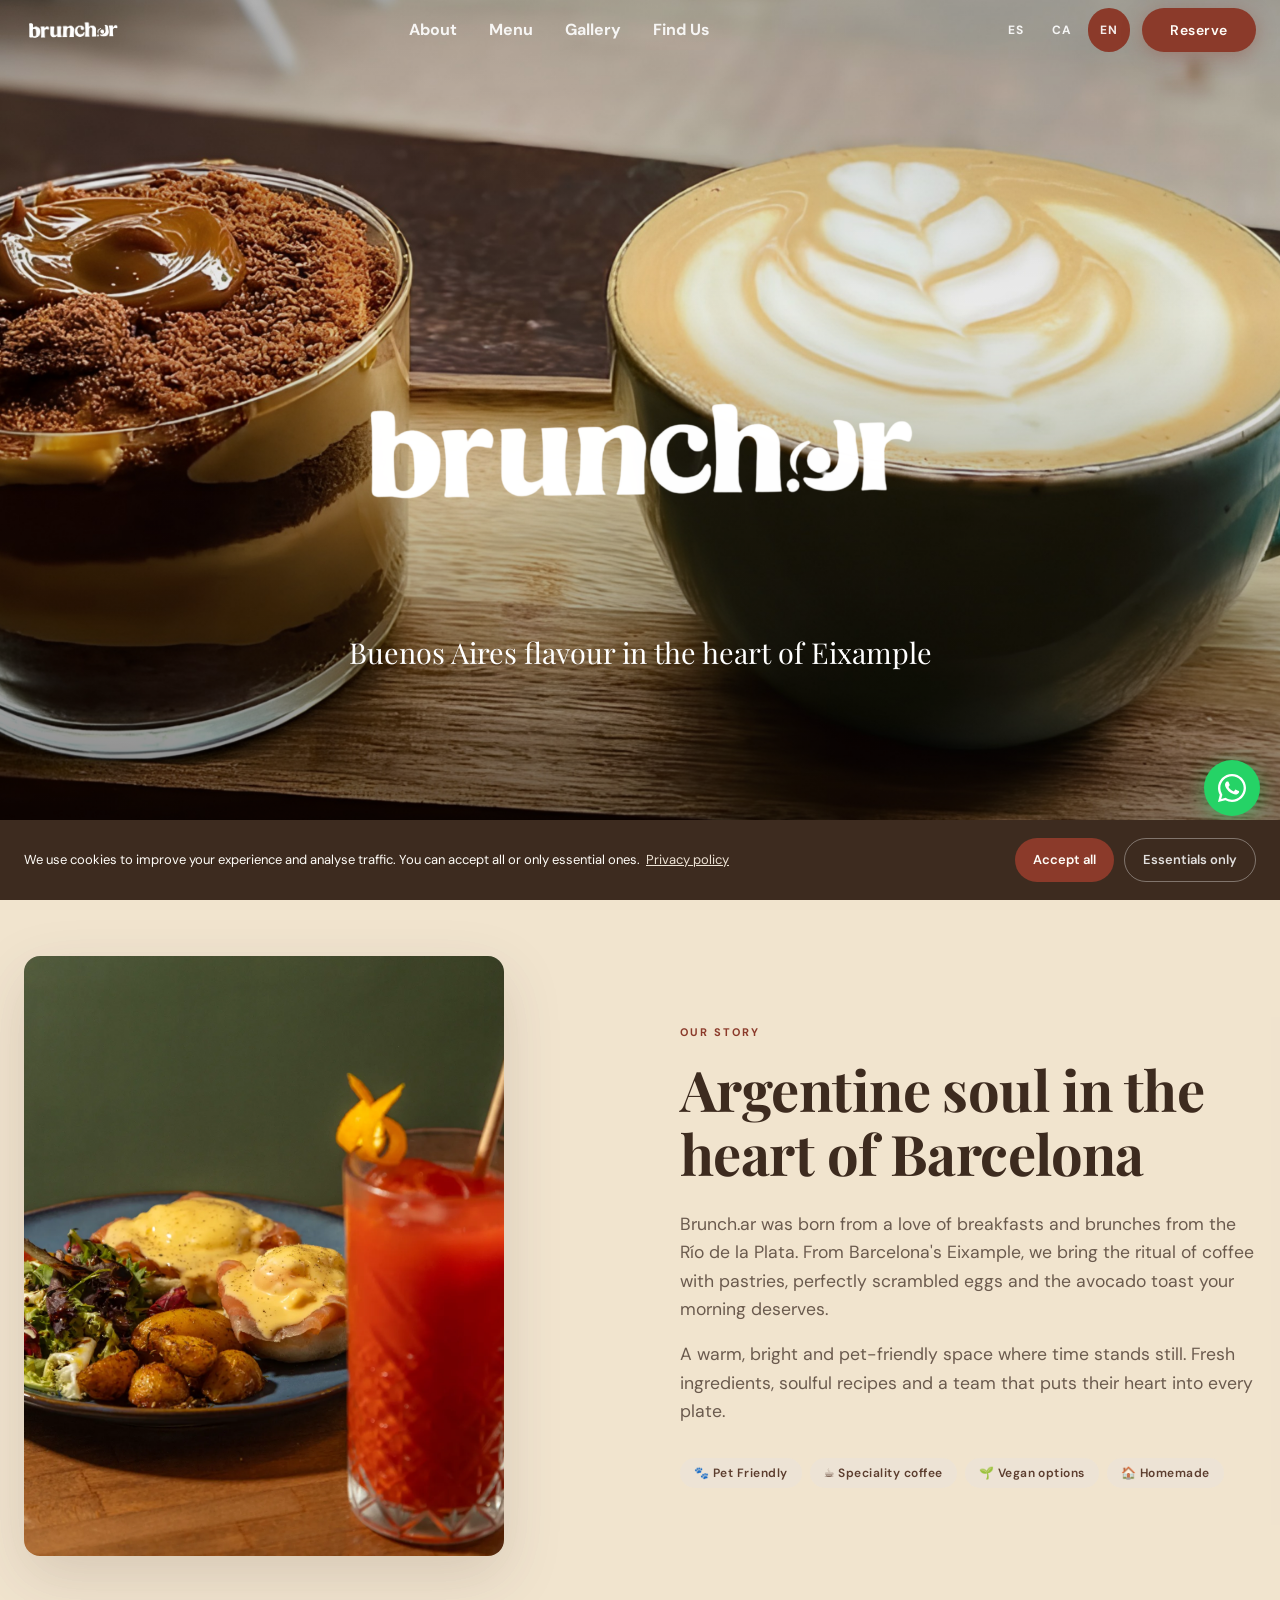
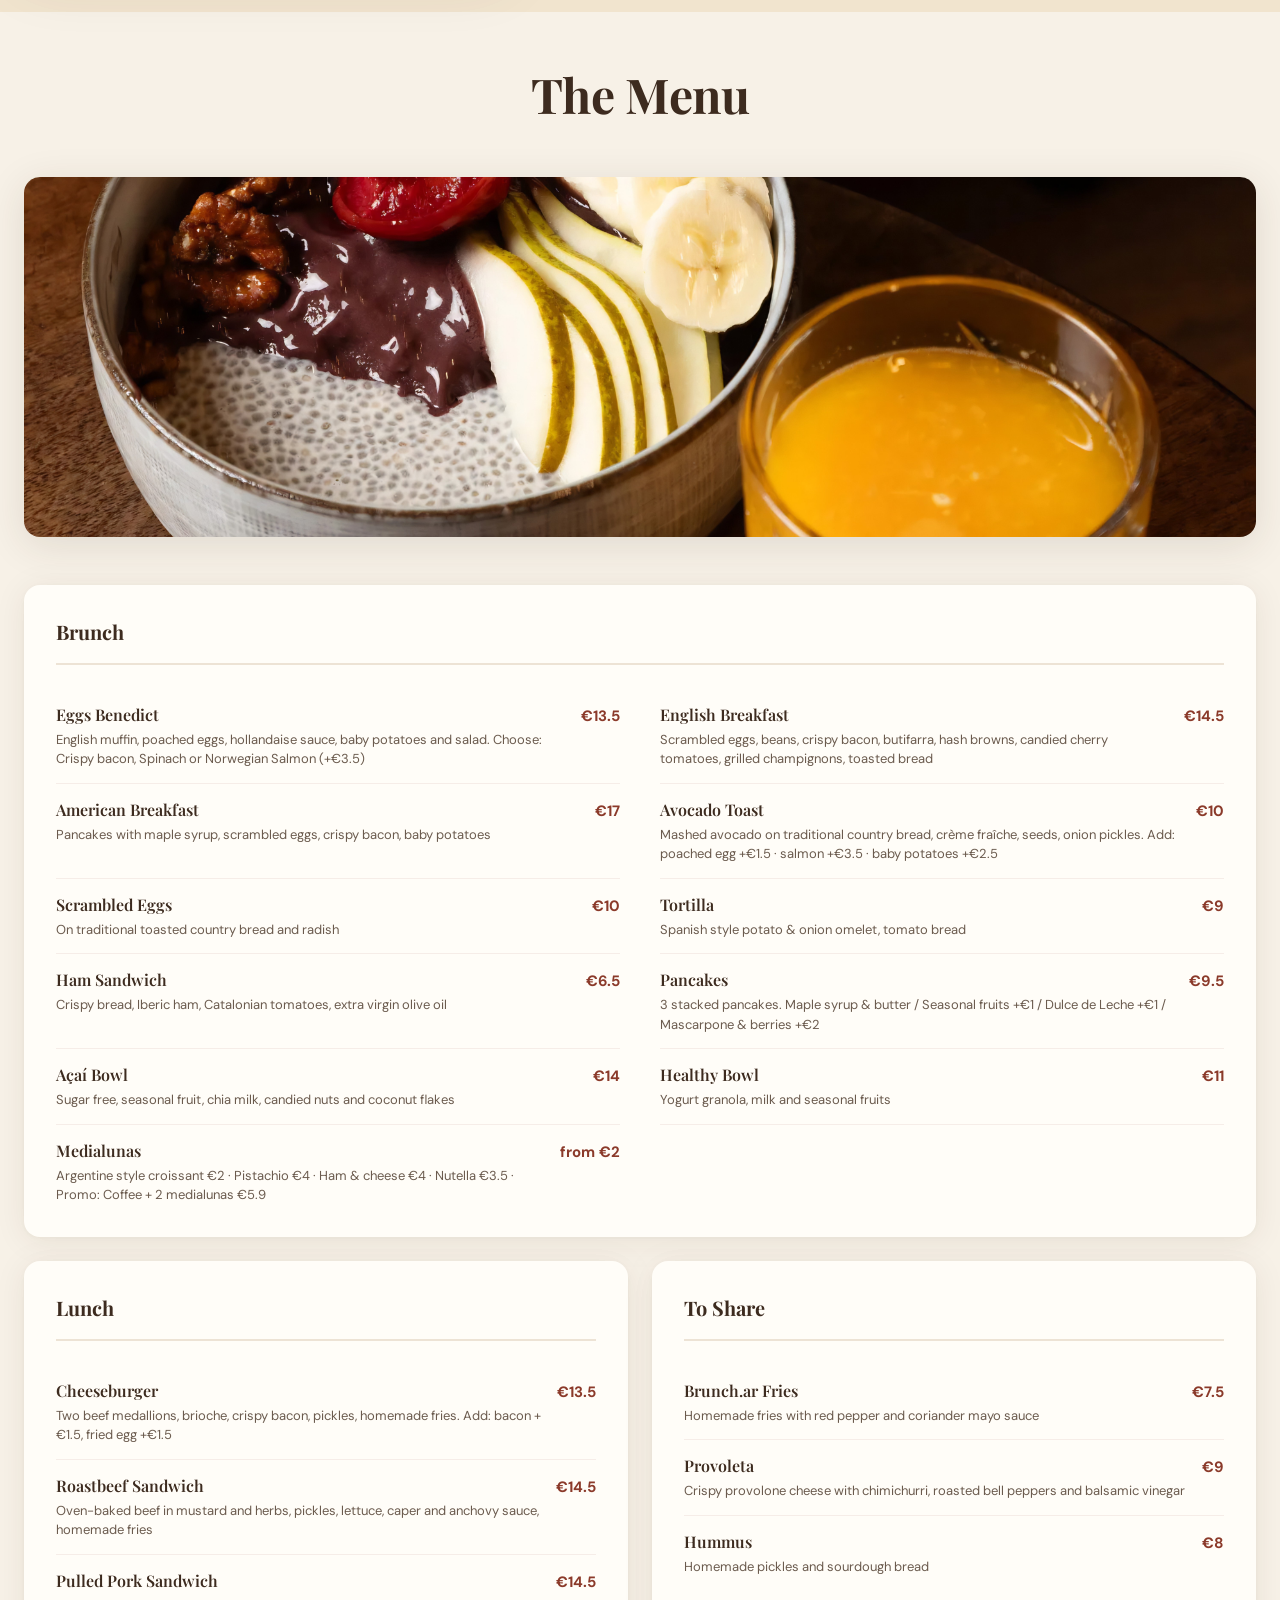
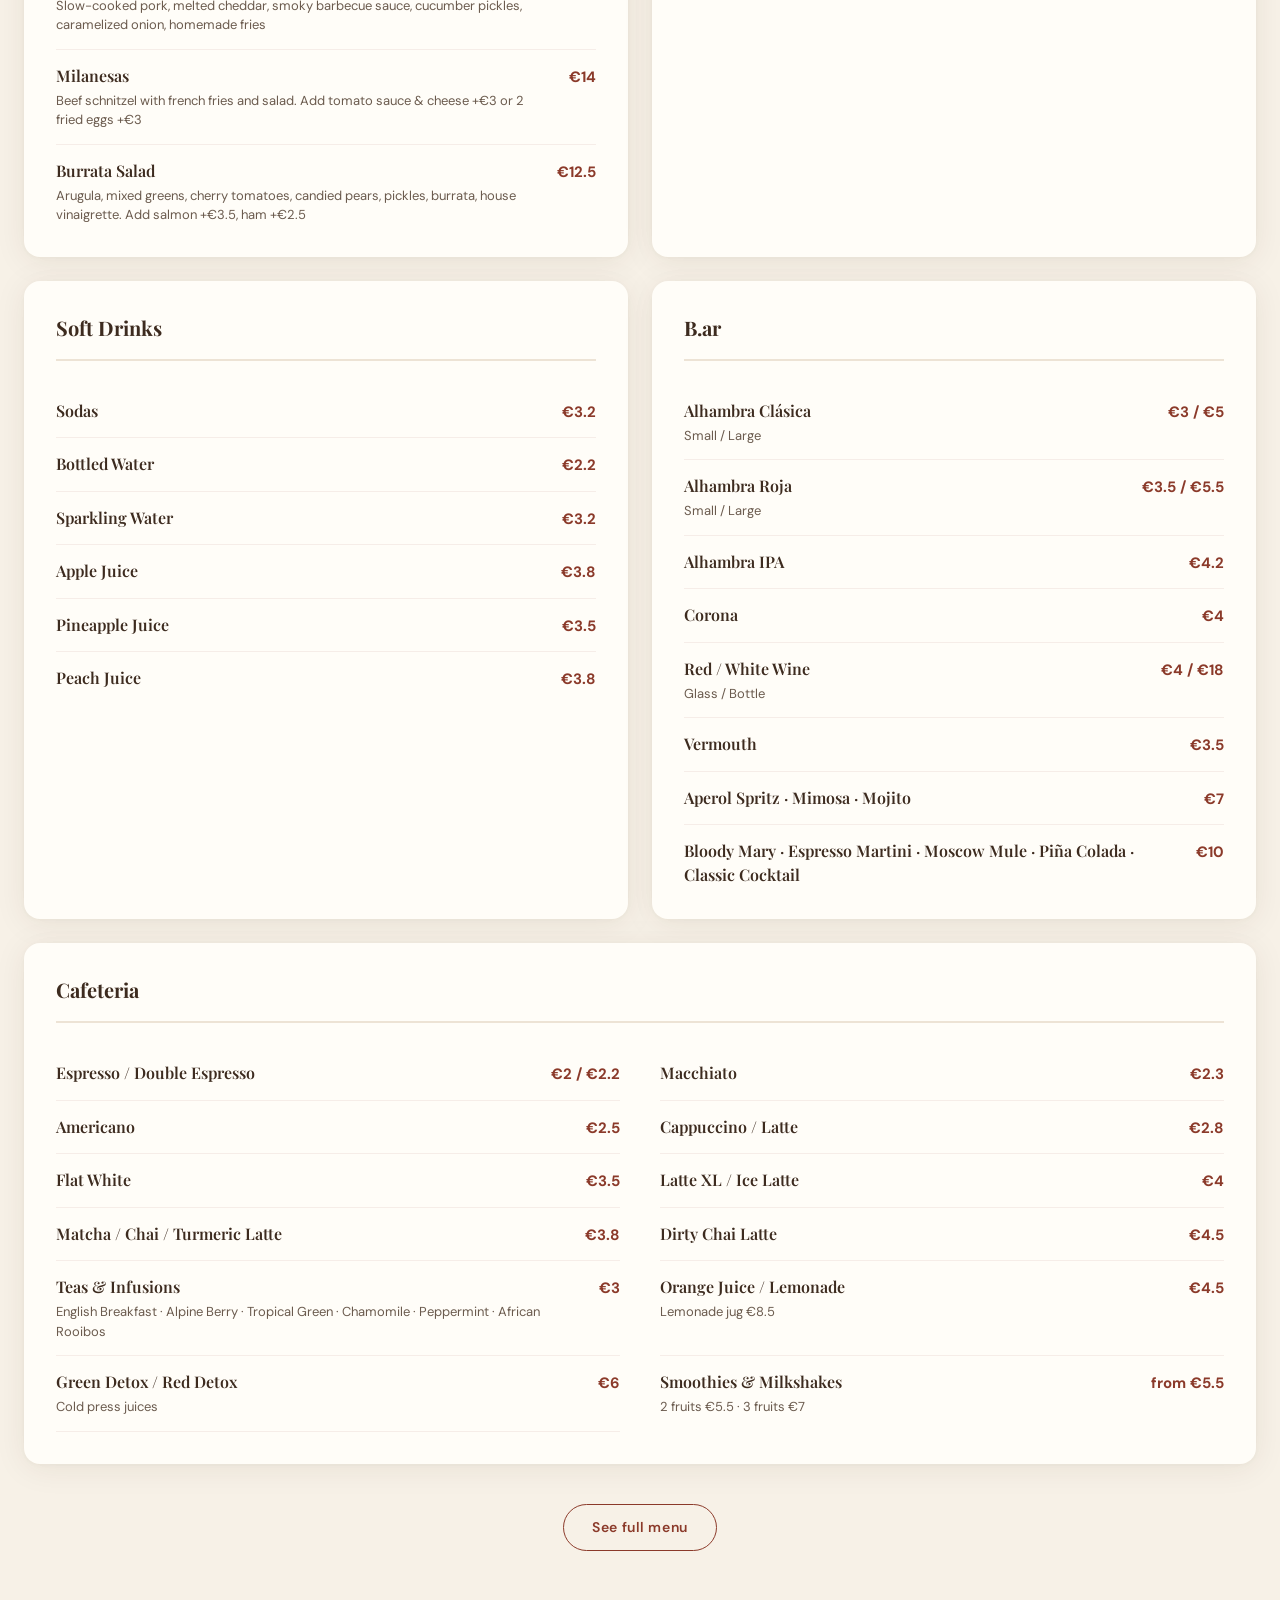
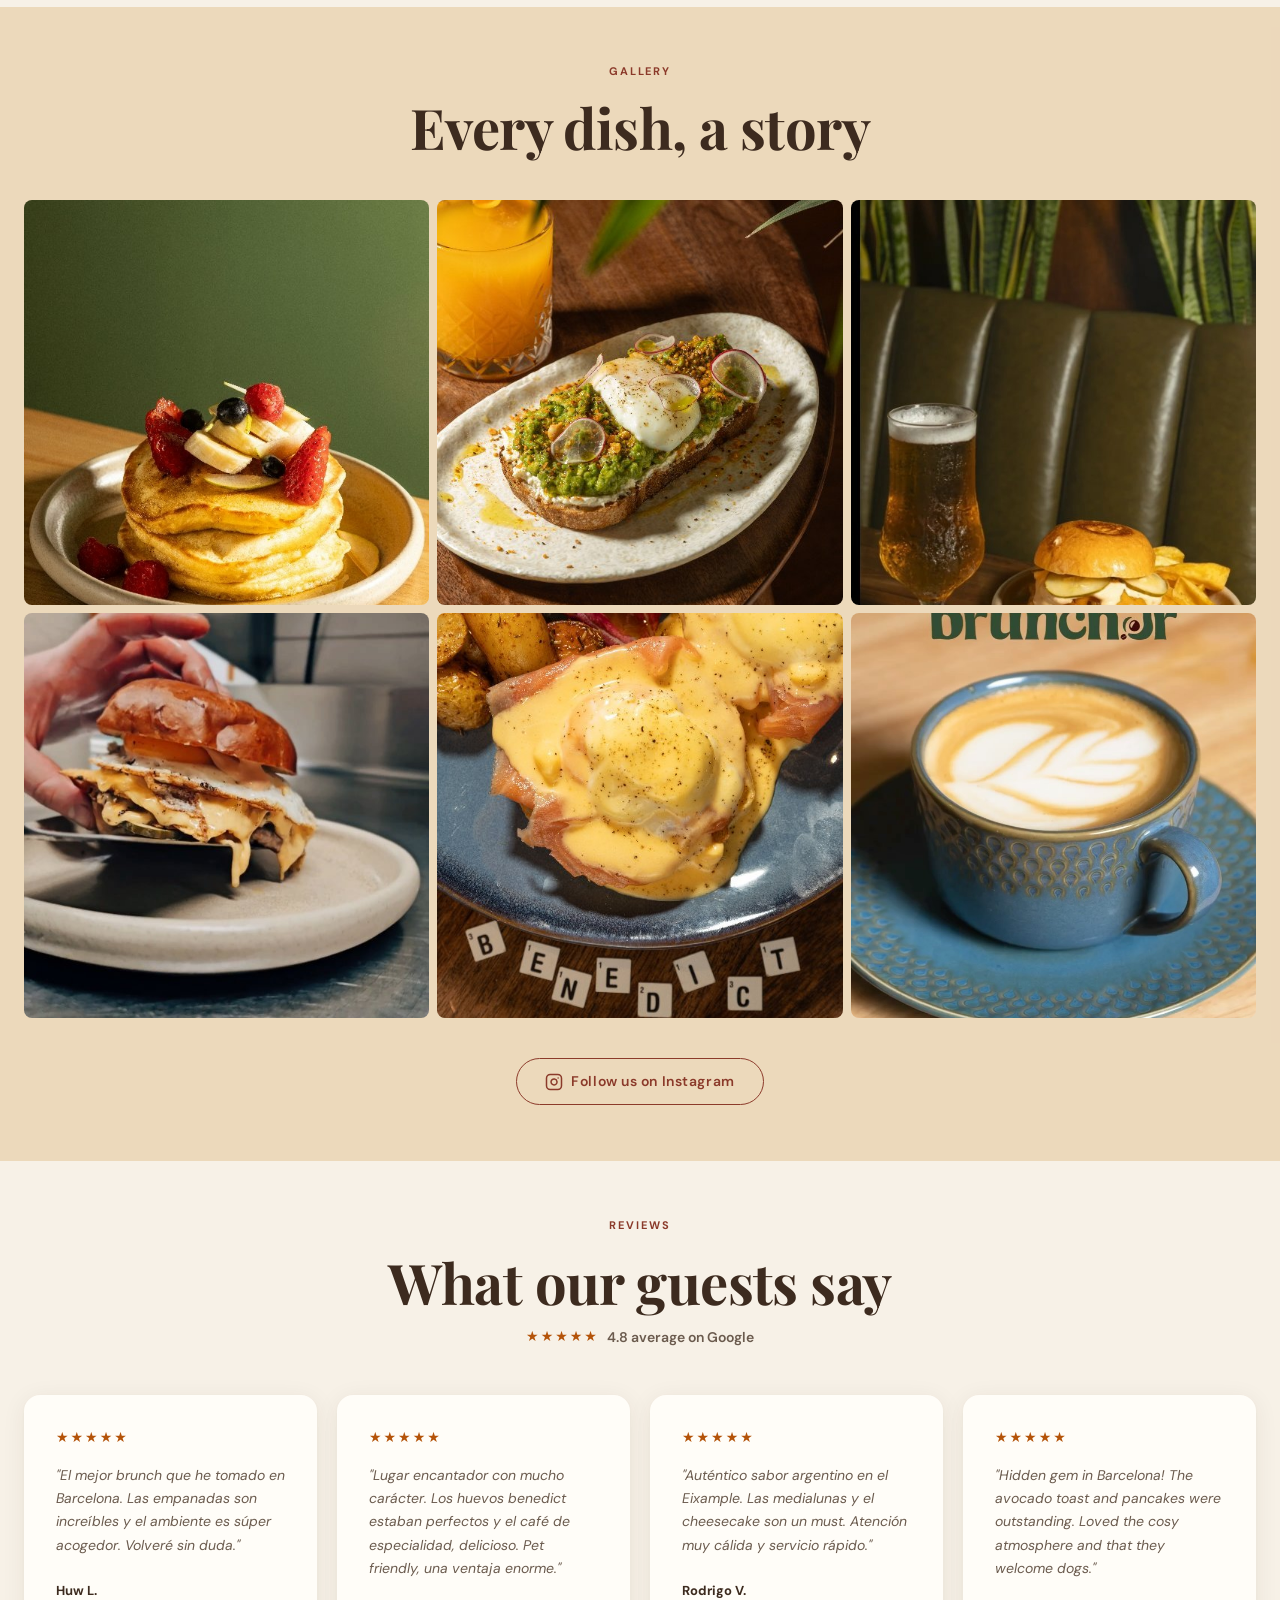
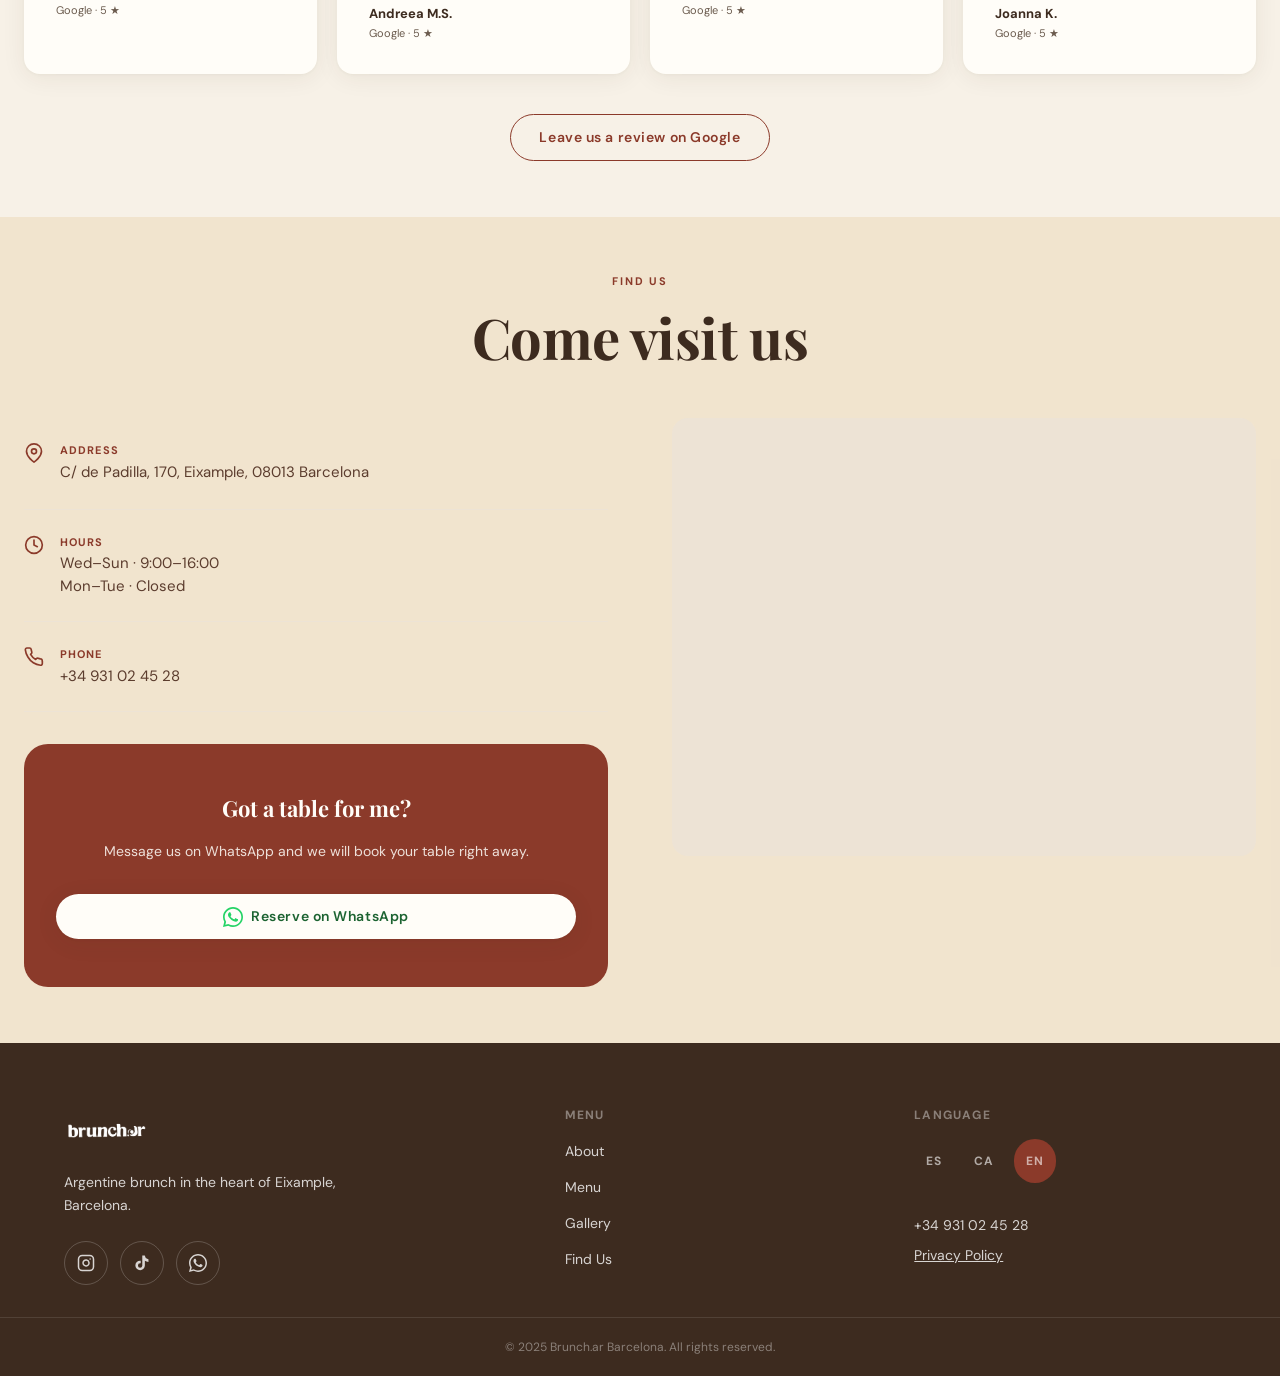
<file: index.html>
<!DOCTYPE html>
<html lang="es">
<head>
  <meta charset="UTF-8" />
  <meta name="viewport" content="width=device-width, initial-scale=1.0" />

  <!-- Primary SEO -->
  <meta name="description" content="Brunch argentino en el Eixample de Barcelona. Desayunos y brunchs con alma argentina, café de especialidad y ambiente pet friendly. Abierto mié–dom 9:00–16:00." />
  <meta name="author" content="Brunch.ar Barcelona" />
  <meta name="robots" content="index, follow" />
  <link rel="canonical" href="https://brunchar.vercel.app/" />

  <!-- Open Graph -->
  <meta property="og:type" content="website" />
  <meta property="og:site_name" content="Brunch.ar Barcelona" />
  <meta property="og:title" content="Brunch.ar — Brunch Argentino en Barcelona" />
  <meta property="og:description" content="Desayunos y brunchs con alma argentina en el Eixample de Barcelona. Pet friendly · Café de especialidad · Mié–Dom 9:00–16:00." />
  <meta property="og:image" content="https://brunchar.vercel.app/images/og-image.jpg" />
  <meta property="og:image:width" content="1200" />
  <meta property="og:image:height" content="630" />
  <meta property="og:image:alt" content="Plato de brunch argentino en Brunch.ar Barcelona" />
  <meta property="og:url" content="https://brunchar.vercel.app/" />
  <meta property="og:locale" content="es_ES" />

  <!-- Twitter Card -->
  <meta name="twitter:card" content="summary_large_image" />
  <meta name="twitter:title" content="Brunch.ar — Brunch Argentino en Barcelona" />
  <meta name="twitter:description" content="Desayunos y brunchs con alma argentina en el Eixample de Barcelona. Pet friendly · Mié–Dom 9:00–16:00." />
  <meta name="twitter:image" content="https://brunchar.vercel.app/images/og-image.jpg" />
  <meta name="twitter:image:alt" content="Plato de brunch argentino en Brunch.ar Barcelona" />

  <!-- Mobile / PWA -->
  <meta name="theme-color" content="#8B3A2A" />
  <link rel="icon" href="favicon.svg" type="image/svg+xml" />
  <link rel="apple-touch-icon" href="images/apple-touch-icon.png" />
  <link rel="manifest" href="site.webmanifest" />

  <title>Brunch.ar — Brunch Argentino en el Eixample, Barcelona</title>

  <!-- Fonts -->
  <link rel="preconnect" href="https://fonts.googleapis.com" />
  <link rel="preconnect" href="https://fonts.gstatic.com" crossorigin />
  <link rel="stylesheet" href="https://fonts.googleapis.com/css2?family=DM+Sans:wght@400;500;600;700&family=Playfair+Display:ital,wght@0,600;0,700;1,600&display=swap" />

  <!-- Hero preload — keep in sync with hero <picture> src below -->
  <link rel="preload" as="image" href="images/hero1.png" fetchpriority="high" />

  <!-- Stylesheets — order matters: Tailwind base first, custom tokens/components second -->
  <link rel="stylesheet" href="css/tailwind.css" />
  <!-- Tailwind: purged production build. Regenerate after HTML changes:
       npx tailwindcss@3 -i ./src/css/tailwind-input.css -o ./src/css/tailwind.css --content "./src/**/*.html" --minify -->
  <link rel="stylesheet" href="css/style.css" />
  <link rel="stylesheet" href="css/print.css" media="print" />
</head>

<body class="font-body bg-cream antialiased overflow-x-hidden">
  <div class="bg-texture" aria-hidden="true"></div>

  <!-- Skip nav -->
  <a href="#main" class="skip-nav" data-i18n="nav.skip">Saltar al contenido</a>

  <!-- ══════════════════════════════════════════════════════
       LOADING SCREEN
  ══════════════════════════════════════════════════════ -->
  <div id="loader" role="status" aria-label="Cargando Brunch.ar" data-i18n-aria="hero.loading">
    <img src="images/logo2.png" alt="Brunch.ar" class="loader__logo" />
    <div class="loader__bar" aria-hidden="true"></div>
  </div>

  <!-- ══════════════════════════════════════════════════════
       NAVIGATION
  ══════════════════════════════════════════════════════ -->
  <header class="nav" role="banner">
    <div class="container flex items-center justify-between h-full gap-4">

      <!-- Logo -->
      <a href="#" aria-label="Brunch.ar — inicio" data-i18n-aria="nav.logo" class="flex-shrink-0">
        <img src="images/logo2.png" alt="Brunch.ar Barcelona" class="nav-logo" />
      </a>

      <!-- Desktop nav -->
      <nav class="hidden md:flex items-center gap-8" aria-label="Navegación principal" data-i18n-aria="nav.primary">
        <a href="#about"   class="font-body text-sm font-semibold text-brown-md hover:text-terra transition-colors" data-i18n="nav.about">Nosotros</a>
        <a href="#menu"    class="font-body text-sm font-semibold text-brown-md hover:text-terra transition-colors" data-i18n="nav.menu">Menú</a>
        <a href="#gallery" class="font-body text-sm font-semibold text-brown-md hover:text-terra transition-colors" data-i18n="nav.gallery">Galería</a>
        <a href="#findus"  class="font-body text-sm font-semibold text-brown-md hover:text-terra transition-colors" data-i18n="nav.findus">Encuéntranos</a>
      </nav>

      <!-- Desktop right -->
      <div class="hidden md:flex items-center gap-3">
        <!-- Language switcher -->
        <div class="flex items-center gap-1" role="group" aria-label="Selector de idioma" data-i18n-aria="nav.lang_group">
          <button class="lang-btn" data-lang="es" aria-pressed="true">ES</button>
          <button class="lang-btn" data-lang="ca" aria-pressed="false">CA</button>
          <button class="lang-btn" data-lang="en" aria-pressed="false">EN</button>
        </div>
        <!-- Reserve CTA -->
        <a href="#findus" class="btn btn--primary text-sm px-5 py-2.5" data-i18n="nav.reserve">Reservar</a>
      </div>

      <!-- Hamburger (mobile) -->
      <button id="hamburger"
              class="md:hidden flex flex-col gap-1.5 p-2 -mr-2"
              aria-expanded="false"
              aria-controls="mobile-menu"
              aria-label="Abrir menú de navegación"
              data-i18n-aria="nav.hamburger">
        <span class="block w-6 h-0.5 bg-brown rounded-full transition-transform" aria-hidden="true"></span>
        <span class="block w-6 h-0.5 bg-brown rounded-full" aria-hidden="true"></span>
        <span class="block w-6 h-0.5 bg-brown rounded-full transition-transform" aria-hidden="true"></span>
      </button>
    </div>
  </header>

  <!-- Mobile menu overlay -->
  <div id="mobile-menu" class="hidden" role="dialog" aria-modal="true" aria-label="Menú de navegación" data-i18n-aria="nav.mobile_menu">
    <nav class="flex flex-col gap-2" aria-label="Navegación" data-i18n-aria="nav.mobile_nav">
      <a href="#about"   class="font-heading text-2xl font-bold text-brown py-3 border-b border-cream-dk" data-i18n="nav.about">Nosotros</a>
      <a href="#menu"    class="font-heading text-2xl font-bold text-brown py-3 border-b border-cream-dk" data-i18n="nav.menu">Menú</a>
      <a href="#gallery" class="font-heading text-2xl font-bold text-brown py-3 border-b border-cream-dk" data-i18n="nav.gallery">Galería</a>
      <a href="#findus"  class="font-heading text-2xl font-bold text-brown py-3 border-b border-cream-dk" data-i18n="nav.findus">Encuéntranos</a>
    </nav>
    <div class="mt-8 flex flex-col gap-4">
      <a href="#findus" class="btn btn--primary w-full justify-center" data-i18n="nav.reserve">Reservar</a>
      <div class="flex items-center gap-2" role="group" aria-label="Selector de idioma" data-i18n-aria="nav.lang_group">
        <button class="lang-btn" data-lang="es" aria-pressed="true">ES</button>
        <button class="lang-btn" data-lang="ca" aria-pressed="false">CA</button>
        <button class="lang-btn" data-lang="en" aria-pressed="false">EN</button>
      </div>
    </div>
  </div>

  <!-- ══════════════════════════════════════════════════════
       MAIN CONTENT
  ══════════════════════════════════════════════════════ -->
  <main id="main">

    <!-- ── HERO ──────────────────────────────────────────── -->
    <section class="hero" id="hero" aria-labelledby="hero-heading">
      <!-- Visually hidden h1 for accessibility / SEO -->
      <h1 id="hero-heading" class="sr-only">Brunch.ar — Brunch Argentino en el Eixample, Barcelona</h1>

      <!-- Hero background -->
      <picture>
        <img src="images/hero1.png"
             alt="Exterior de Brunch.ar en el Eixample de Barcelona"
             class="hero__bg"
             fetchpriority="high"
             decoding="async" />
      </picture>
      <div class="hero__overlay" aria-hidden="true"></div>

      <div class="hero__content">
        <div class="hero__unit">
          <img src="images/logo2.png" alt="Brunch.ar" class="hero__logo fade-up" />
          <h2 class="hero__title font-heading text-white fade-up"
              data-i18n="hero.title">
            El sabor de Buenos Aires en el corazón del Eixample
          </h2>
        </div>
      </div>
    </section>


    <!-- ── ABOUT ──────────────────────────────────────────── -->
    <section class="section" id="about" aria-labelledby="about-heading">
      <div class="container">
        <div class="grid md:grid-cols-2 gap-12 lg:gap-20 items-center">

          <!-- Image -->
          <div class="fade-up order-2 md:order-1">
            <div class="about__image-wrap rounded-2xl overflow-hidden aspect-[4/5] max-h-[600px]">
              <picture>
                <img src="images/food7.webp"
                     alt="Interior cálido de Brunch.ar con luz natural y mesas de madera"
                     class="w-full h-full object-cover"
                     loading="lazy"
                     decoding="async" />
              </picture>
            </div>
          </div>

          <!-- Text -->
          <div class="order-1 md:order-2">
            <span class="section-overline fade-up" data-i18n="about.overline">Nuestra Historia</span>
            <h2 class="section-title mt-2 mb-6 fade-up delay-1" id="about-heading" data-i18n="about.title">
              Alma argentina en el corazón de Barcelona
            </h2>
            <p class="text-muted leading-relaxed mb-4 fade-up delay-2" data-i18n="about.p1">
              Brunch.ar nació del amor por los desayunos y brunches del Río de la Plata. Desde el Eixample de Barcelona, traemos el ritual del café con medialunas, los huevos revueltos perfectos y la tostada de palta que se merece tu mañana.
            </p>
            <p class="text-muted leading-relaxed fade-up delay-3" data-i18n="about.p2">
              Un espacio cálido, luminoso y pet friendly donde el tiempo se detiene. Ingredientes frescos, recetas con alma y un equipo que pone el corazón en cada plato.
            </p>

            <!-- Feature tags -->
            <div class="about-tags fade-up delay-4">
              <span class="about-tag" data-i18n="about.tag_petfriendly">🐾 Pet Friendly</span>
              <span class="about-tag" data-i18n="about.tag_coffee">☕ Café de especialidad</span>
              <span class="about-tag" data-i18n="about.tag_vegan">🌱 Opciones veganas</span>
              <span class="about-tag" data-i18n="about.tag_homemade">🏠 Hecho en casa</span>
            </div>
          </div>

        </div>
      </div>
    </section>

    <!-- ── MENU ───────────────────────────────────────────── -->
    <section class="section bg-cream-dk" id="menu" aria-labelledby="menu-heading">
      <div class="container">

        <div class="text-center mb-14 fade-up">
          <h2 class="menu-section-title" id="menu-heading" data-i18n="menu.overline">El Menú</h2>
        </div>

        <!-- Feature image -->
        <div class="menu-feature-img rounded-2xl overflow-hidden mb-12 fade-up">
          <img src="images/food15.png"
               alt="Plato de brunch con huevos, aguacate y café"
               class="w-full object-cover"
               loading="lazy"
               decoding="async" />
        </div>

        <!-- Menu cards grid -->
        <div class="menu-cards-grid grid md:grid-cols-2 gap-6 mb-10">

          <!-- BRUNCH — full width, 2-col items on desktop -->
          <div class="menu-card fade-up md:col-span-2">
            <h3 class="menu-card__title" data-i18n="menu.cat_brunch">Brunch</h3>
            <ul role="list" class="md:grid md:grid-cols-2 md:gap-x-10">
              <li class="menu-item">
                <div class="menu-item__left">
                  <div class="menu-item__name" data-i18n="menu.eggs_benedict.name">Eggs Benedict</div>
                  <p class="menu-item__desc" data-i18n="menu.eggs_benedict.desc">English muffin, poached eggs, hollandaise sauce, baby potatoes and salad. Choose: Crispy bacon, Spinach or Norwegian Salmon (+€3.5)</p>
                </div>
                <div class="menu-item__price">€13.5</div>
              </li>
              <li class="menu-item">
                <div class="menu-item__left">
                  <div class="menu-item__name" data-i18n="menu.english_breakfast.name">English Breakfast</div>
                  <p class="menu-item__desc" data-i18n="menu.english_breakfast.desc">Scrambled eggs, beans, crispy bacon, butifarra, hash browns, candied cherry tomatoes, grilled champignons, toasted bread</p>
                </div>
                <div class="menu-item__price">€14.5</div>
              </li>
              <li class="menu-item">
                <div class="menu-item__left">
                  <div class="menu-item__name" data-i18n="menu.american_breakfast.name">American Breakfast</div>
                  <p class="menu-item__desc" data-i18n="menu.american_breakfast.desc">Pancakes with maple syrup, scrambled eggs, crispy bacon, baby potatoes</p>
                </div>
                <div class="menu-item__price">€17</div>
              </li>
              <li class="menu-item">
                <div class="menu-item__left">
                  <div class="menu-item__name" data-i18n="menu.avocado_toast.name">Avocado Toast</div>
                  <p class="menu-item__desc" data-i18n="menu.avocado_toast.desc">Mashed avocado on traditional country bread, crème fraîche, seeds, onion pickles. Add: poached egg +€1.5 · salmon +€3.5 · baby potatoes +€2.5</p>
                </div>
                <div class="menu-item__price">€10</div>
              </li>
              <li class="menu-item">
                <div class="menu-item__left">
                  <div class="menu-item__name" data-i18n="menu.scrambled_eggs.name">Scrambled Eggs</div>
                  <p class="menu-item__desc" data-i18n="menu.scrambled_eggs.desc">On traditional toasted country bread and radish</p>
                </div>
                <div class="menu-item__price">€10</div>
              </li>
              <li class="menu-item">
                <div class="menu-item__left">
                  <div class="menu-item__name" data-i18n="menu.tortilla.name">Tortilla</div>
                  <p class="menu-item__desc" data-i18n="menu.tortilla.desc">Spanish style potato &amp; onion omelet, tomato bread</p>
                </div>
                <div class="menu-item__price">€9</div>
              </li>
              <li class="menu-item">
                <div class="menu-item__left">
                  <div class="menu-item__name" data-i18n="menu.ham_sandwich.name">Ham Sandwich</div>
                  <p class="menu-item__desc" data-i18n="menu.ham_sandwich.desc">Crispy bread, Iberic ham, Catalonian tomatoes, extra virgin olive oil</p>
                </div>
                <div class="menu-item__price">€6.5</div>
              </li>
              <li class="menu-item">
                <div class="menu-item__left">
                  <div class="menu-item__name" data-i18n="menu.pancakes.name">Pancakes</div>
                  <p class="menu-item__desc" data-i18n="menu.pancakes.desc">3 stacked pancakes. Maple syrup &amp; butter / Seasonal fruits +€1 / Dulce de Leche +€1 / Mascarpone &amp; berries +€2</p>
                </div>
                <div class="menu-item__price">€9.5</div>
              </li>
              <li class="menu-item">
                <div class="menu-item__left">
                  <div class="menu-item__name" data-i18n="menu.acai_bowl.name">Açaí Bowl</div>
                  <p class="menu-item__desc" data-i18n="menu.acai_bowl.desc">Sugar free, seasonal fruit, chia milk, candied nuts and coconut flakes</p>
                </div>
                <div class="menu-item__price">€14</div>
              </li>
              <li class="menu-item">
                <div class="menu-item__left">
                  <div class="menu-item__name" data-i18n="menu.healthy_bowl.name">Healthy Bowl</div>
                  <p class="menu-item__desc" data-i18n="menu.healthy_bowl.desc">Yogurt granola, milk and seasonal fruits</p>
                </div>
                <div class="menu-item__price">€11</div>
              </li>
              <li class="menu-item">
                <div class="menu-item__left">
                  <div class="menu-item__name" data-i18n="menu.medialunas.name">Medialunas</div>
                  <p class="menu-item__desc" data-i18n="menu.medialunas.desc">Argentine style croissant €2 · Pistachio €4 · Ham &amp; cheese €4 · Nutella €3.5 · Promo: Coffee + 2 medialunas €5.9</p>
                </div>
                <div class="menu-item__price">from €2</div>
              </li>
            </ul>
          </div>

          <!-- LUNCH -->
          <div class="menu-card fade-up">
            <h3 class="menu-card__title" data-i18n="menu.cat_lunch">Lunch</h3>
            <ul role="list">
              <li class="menu-item">
                <div class="menu-item__left">
                  <div class="menu-item__name" data-i18n="menu.cheeseburger.name">Cheeseburger</div>
                  <p class="menu-item__desc" data-i18n="menu.cheeseburger.desc">Two beef medallions, brioche, crispy bacon, pickles, homemade fries. Add: bacon +€1.5, fried egg +€1.5</p>
                </div>
                <div class="menu-item__price">€13.5</div>
              </li>
              <li class="menu-item">
                <div class="menu-item__left">
                  <div class="menu-item__name" data-i18n="menu.roastbeef_sandwich.name">Roastbeef Sandwich</div>
                  <p class="menu-item__desc" data-i18n="menu.roastbeef_sandwich.desc">Oven-baked beef in mustard and herbs, pickles, lettuce, caper and anchovy sauce, homemade fries</p>
                </div>
                <div class="menu-item__price">€14.5</div>
              </li>
              <li class="menu-item">
                <div class="menu-item__left">
                  <div class="menu-item__name" data-i18n="menu.pulled_pork.name">Pulled Pork Sandwich</div>
                  <p class="menu-item__desc" data-i18n="menu.pulled_pork.desc">Slow-cooked pork, melted cheddar, smoky barbecue sauce, cucumber pickles, caramelized onion, homemade fries</p>
                </div>
                <div class="menu-item__price">€14.5</div>
              </li>
              <li class="menu-item">
                <div class="menu-item__left">
                  <div class="menu-item__name" data-i18n="menu.milanesas.name">Milanesas</div>
                  <p class="menu-item__desc" data-i18n="menu.milanesas.desc">Beef schnitzel with french fries and salad. Add tomato sauce &amp; cheese +€3 or 2 fried eggs +€3</p>
                </div>
                <div class="menu-item__price">€14</div>
              </li>
              <li class="menu-item">
                <div class="menu-item__left">
                  <div class="menu-item__name" data-i18n="menu.burrata_salad.name">Burrata Salad</div>
                  <p class="menu-item__desc" data-i18n="menu.burrata_salad.desc">Arugula, mixed greens, cherry tomatoes, candied pears, pickles, burrata, house vinaigrette. Add salmon +€3.5, ham +€2.5</p>
                </div>
                <div class="menu-item__price">€12.5</div>
              </li>
            </ul>
          </div>

          <!-- TO SHARE -->
          <div class="menu-card fade-up delay-1">
            <h3 class="menu-card__title" data-i18n="menu.cat_share">To Share</h3>
            <ul role="list">
              <li class="menu-item">
                <div class="menu-item__left">
                  <div class="menu-item__name" data-i18n="menu.fries.name">Brunch.ar Fries</div>
                  <p class="menu-item__desc" data-i18n="menu.fries.desc">Homemade fries with red pepper and coriander mayo sauce</p>
                </div>
                <div class="menu-item__price">€7.5</div>
              </li>
              <li class="menu-item">
                <div class="menu-item__left">
                  <div class="menu-item__name" data-i18n="menu.provoleta.name">Provoleta</div>
                  <p class="menu-item__desc" data-i18n="menu.provoleta.desc">Crispy provolone cheese with chimichurri, roasted bell peppers and balsamic vinegar</p>
                </div>
                <div class="menu-item__price">€9</div>
              </li>
              <li class="menu-item">
                <div class="menu-item__left">
                  <div class="menu-item__name" data-i18n="menu.hummus.name">Hummus</div>
                  <p class="menu-item__desc" data-i18n="menu.hummus.desc">Homemade pickles and sourdough bread</p>
                </div>
                <div class="menu-item__price">€8</div>
              </li>
            </ul>
          </div>

          <!-- SOFT DRINKS -->
          <div class="menu-card fade-up">
            <h3 class="menu-card__title" data-i18n="menu.cat_drinks">Soft Drinks</h3>
            <ul role="list">
              <li class="menu-item">
                <div class="menu-item__left"><div class="menu-item__name" data-i18n="menu.sodas.name">Sodas</div></div>
                <div class="menu-item__price">€3.2</div>
              </li>
              <li class="menu-item">
                <div class="menu-item__left"><div class="menu-item__name" data-i18n="menu.bottled_water.name">Bottled Water</div></div>
                <div class="menu-item__price">€2.2</div>
              </li>
              <li class="menu-item">
                <div class="menu-item__left"><div class="menu-item__name" data-i18n="menu.sparkling_water.name">Sparkling Water</div></div>
                <div class="menu-item__price">€3.2</div>
              </li>
              <li class="menu-item">
                <div class="menu-item__left"><div class="menu-item__name" data-i18n="menu.apple_juice.name">Apple Juice</div></div>
                <div class="menu-item__price">€3.8</div>
              </li>
              <li class="menu-item">
                <div class="menu-item__left"><div class="menu-item__name" data-i18n="menu.pineapple_juice.name">Pineapple Juice</div></div>
                <div class="menu-item__price">€3.5</div>
              </li>
              <li class="menu-item">
                <div class="menu-item__left"><div class="menu-item__name" data-i18n="menu.peach_juice.name">Peach Juice</div></div>
                <div class="menu-item__price">€3.8</div>
              </li>
            </ul>
          </div>

          <!-- B.AR -->
          <div class="menu-card fade-up delay-1">
            <h3 class="menu-card__title" data-i18n="menu.cat_bar">B.ar</h3>
            <ul role="list">
              <li class="menu-item">
                <div class="menu-item__left">
                  <div class="menu-item__name" data-i18n="menu.alhambra_clasica.name">Alhambra Clásica</div>
                  <p class="menu-item__desc" data-i18n="menu.alhambra_clasica.desc">Small / Large</p>
                </div>
                <div class="menu-item__price">€3 / €5</div>
              </li>
              <li class="menu-item">
                <div class="menu-item__left">
                  <div class="menu-item__name" data-i18n="menu.alhambra_roja.name">Alhambra Roja</div>
                  <p class="menu-item__desc" data-i18n="menu.alhambra_roja.desc">Small / Large</p>
                </div>
                <div class="menu-item__price">€3.5 / €5.5</div>
              </li>
              <li class="menu-item">
                <div class="menu-item__left"><div class="menu-item__name" data-i18n="menu.alhambra_ipa.name">Alhambra IPA</div></div>
                <div class="menu-item__price">€4.2</div>
              </li>
              <li class="menu-item">
                <div class="menu-item__left"><div class="menu-item__name" data-i18n="menu.corona.name">Corona</div></div>
                <div class="menu-item__price">€4</div>
              </li>
              <li class="menu-item">
                <div class="menu-item__left">
                  <div class="menu-item__name" data-i18n="menu.wine.name">Red / White Wine</div>
                  <p class="menu-item__desc" data-i18n="menu.wine.desc">Glass / Bottle</p>
                </div>
                <div class="menu-item__price">€4 / €18</div>
              </li>
              <li class="menu-item">
                <div class="menu-item__left"><div class="menu-item__name" data-i18n="menu.vermouth.name">Vermouth</div></div>
                <div class="menu-item__price">€3.5</div>
              </li>
              <li class="menu-item">
                <div class="menu-item__left"><div class="menu-item__name" data-i18n="menu.spritz_group.name">Aperol Spritz · Mimosa · Mojito</div></div>
                <div class="menu-item__price">€7</div>
              </li>
              <li class="menu-item">
                <div class="menu-item__left"><div class="menu-item__name" data-i18n="menu.cocktail_group.name">Bloody Mary · Espresso Martini · Moscow Mule · Piña Colada · Cocktail Clásico</div></div>
                <div class="menu-item__price">€10</div>
              </li>
            </ul>
          </div>

          <!-- CAFETERIA — full width, 2-col items on desktop -->
          <div class="menu-card fade-up md:col-span-2">
            <h3 class="menu-card__title" data-i18n="menu.cat_cafeteria">Cafeteria</h3>
            <ul role="list" class="md:grid md:grid-cols-2 md:gap-x-10">
              <li class="menu-item">
                <div class="menu-item__left"><div class="menu-item__name" data-i18n="menu.espresso.name">Espresso / Double Espresso</div></div>
                <div class="menu-item__price">€2 / €2.2</div>
              </li>
              <li class="menu-item">
                <div class="menu-item__left"><div class="menu-item__name" data-i18n="menu.macchiato.name">Macchiato</div></div>
                <div class="menu-item__price">€2.3</div>
              </li>
              <li class="menu-item">
                <div class="menu-item__left"><div class="menu-item__name" data-i18n="menu.americano.name">Americano</div></div>
                <div class="menu-item__price">€2.5</div>
              </li>
              <li class="menu-item">
                <div class="menu-item__left"><div class="menu-item__name" data-i18n="menu.cappuccino.name">Cappuccino / Latte</div></div>
                <div class="menu-item__price">€2.8</div>
              </li>
              <li class="menu-item">
                <div class="menu-item__left"><div class="menu-item__name" data-i18n="menu.flat_white.name">Flat White</div></div>
                <div class="menu-item__price">€3.5</div>
              </li>
              <li class="menu-item">
                <div class="menu-item__left"><div class="menu-item__name" data-i18n="menu.latte_xl.name">Latte XL / Ice Latte</div></div>
                <div class="menu-item__price">€4</div>
              </li>
              <li class="menu-item">
                <div class="menu-item__left"><div class="menu-item__name" data-i18n="menu.matcha_chai.name">Matcha / Chai / Turmeric Latte</div></div>
                <div class="menu-item__price">€3.8</div>
              </li>
              <li class="menu-item">
                <div class="menu-item__left"><div class="menu-item__name" data-i18n="menu.dirty_chai.name">Dirty Chai Latte</div></div>
                <div class="menu-item__price">€4.5</div>
              </li>
              <li class="menu-item">
                <div class="menu-item__left">
                  <div class="menu-item__name" data-i18n="menu.teas.name">Teas &amp; Infusions</div>
                  <p class="menu-item__desc" data-i18n="menu.teas.desc">English Breakfast · Alpine Berry · Tropical Green · Chamomile · Peppermint · African Rooibos</p>
                </div>
                <div class="menu-item__price">€3</div>
              </li>
              <li class="menu-item">
                <div class="menu-item__left">
                  <div class="menu-item__name" data-i18n="menu.oj_lemonade.name">Orange Juice / Lemonade</div>
                  <p class="menu-item__desc" data-i18n="menu.oj_lemonade.desc">Lemonade jug €8.5</p>
                </div>
                <div class="menu-item__price">€4.5</div>
              </li>
              <li class="menu-item">
                <div class="menu-item__left">
                  <div class="menu-item__name" data-i18n="menu.detox.name">Green Detox / Red Detox</div>
                  <p class="menu-item__desc" data-i18n="menu.detox.desc">Cold press juices</p>
                </div>
                <div class="menu-item__price">€6</div>
              </li>
              <li class="menu-item">
                <div class="menu-item__left">
                  <div class="menu-item__name" data-i18n="menu.smoothies.name">Smoothies &amp; Milkshakes</div>
                  <p class="menu-item__desc" data-i18n="menu.smoothies.desc">2 fruits €5.5 · 3 fruits €7</p>
                </div>
                <div class="menu-item__price">from €5.5</div>
              </li>
            </ul>
          </div>

        </div>

        <!-- Full menu CTA -->
        <div class="menu-cta-row text-center fade-up">
          <a href="https://qrco.de/beBJb1"
             class="btn btn--ghost-dark"
             target="_blank"
             rel="noopener"
             data-i18n="menu.see_full">
            Ver menú completo
          </a>
        </div>

      </div>
    </section>

    <!-- ── GALLERY ────────────────────────────────────────── -->
    <section class="section" id="gallery" aria-labelledby="gallery-heading">
      <div class="container">

        <div class="text-center mb-10 fade-up">
          <span class="section-overline" data-i18n="gallery.overline">Galería</span>
          <h2 class="section-title mt-2" id="gallery-heading" data-i18n="gallery.title">Cada plato, una historia</h2>
        </div>

        <div class="gallery-grid fade-up" role="list" aria-label="Galería de fotos de Brunch.ar" data-i18n-aria="gallery.grid">
          <div class="gallery-item" role="listitem">
            <img src="images/food2.jpg" alt="Plato de brunch con huevos y tostadas" loading="lazy" decoding="async" />
          </div>
          <div class="gallery-item" role="listitem">
            <img src="images/food3.jpg" alt="Pancakes con frutos rojos y sirope" loading="lazy" decoding="async" />
          </div>
          <div class="gallery-item" role="listitem">
            <img src="images/food4.jpg" alt="Avocado toast con semillas y tomate cherry" loading="lazy" decoding="async" />
          </div>
          <div class="gallery-item" role="listitem">
            <img src="images/food5.jpg" alt="Eggs Benedict con salsa holandesa" loading="lazy" decoding="async" />
          </div>
          <div class="gallery-item" role="listitem">
            <img src="images/food6.jpg" alt="Empanadas argentinas recién horneadas" loading="lazy" decoding="async" />
          </div>
          <div class="gallery-item" role="listitem">
            <img src="images/coffee1.jpg" alt="Flat white con latte art" loading="lazy" decoding="async" />
          </div>
        </div>

        <div class="text-center mt-10 fade-up">
          <a href="https://www.instagram.com/brunch.ar_bcn"
             class="btn btn--ghost-dark"
             target="_blank"
             rel="noopener"
             aria-label="Seguir a Brunch.ar en Instagram"
             data-i18n-aria="gallery.instagram_btn">
            <svg aria-hidden="true" width="18" height="18" viewBox="0 0 24 24" fill="none" stroke="currentColor" stroke-width="2" stroke-linecap="round" stroke-linejoin="round"><rect x="2" y="2" width="20" height="20" rx="5" ry="5"/><path d="M16 11.37A4 4 0 1 1 12.63 8 4 4 0 0 1 16 11.37z"/><line x1="17.5" y1="6.5" x2="17.51" y2="6.5"/></svg>
            <span data-i18n="gallery.cta">Síguenos en Instagram</span>
          </a>
        </div>

      </div>
    </section>

    <!-- ── REVIEWS ────────────────────────────────────────── -->
    <section class="section bg-cream-dk" id="reviews" aria-labelledby="reviews-heading">
      <div class="container">

        <div class="text-center mb-12 fade-up">
          <span class="section-overline" data-i18n="reviews.overline">Reseñas</span>
          <h2 class="section-title mt-2" id="reviews-heading" data-i18n="reviews.title">Lo que dicen nuestros clientes</h2>
          <p class="text-muted mt-3 flex items-center justify-center gap-2">
            <span class="review-stars" aria-label="4.8 de 5 estrellas" data-i18n-aria="reviews.stars_avg">★★★★★</span>
            <span class="font-semibold text-sm" data-i18n="reviews.average">4.8 de media en Google</span>
          </p>
        </div>

        <div class="grid sm:grid-cols-2 lg:grid-cols-4 gap-5">

          <article class="review-card fade-up">
            <div class="review-stars" aria-label="5 estrellas" data-i18n-aria="reviews.stars_5">★★★★★</div>
            <p class="review-text" data-i18n="reviews.r1_text">"El mejor brunch que he tomado en Barcelona. Las empanadas son increíbles y el ambiente es súper acogedor. Volveré sin duda."</p>
            <div class="review-author" data-i18n="reviews.r1_author">Huw L.</div>
            <div class="review-source" data-i18n="reviews.source">Google · 5 ★</div>
          </article>

          <article class="review-card fade-up delay-1">
            <div class="review-stars" aria-label="5 estrellas" data-i18n-aria="reviews.stars_5">★★★★★</div>
            <p class="review-text" data-i18n="reviews.r2_text">"Lugar encantador con mucho carácter. Los huevos benedict estaban perfectos y el café de especialidad, delicioso. Pet friendly, una ventaja enorme."</p>
            <div class="review-author" data-i18n="reviews.r2_author">Andreea M.S.</div>
            <div class="review-source" data-i18n="reviews.source">Google · 5 ★</div>
          </article>

          <article class="review-card fade-up delay-2">
            <div class="review-stars" aria-label="5 estrellas" data-i18n-aria="reviews.stars_5">★★★★★</div>
            <p class="review-text" data-i18n="reviews.r3_text">"Auténtico sabor argentino en el Eixample. Las medialunas y el cheesecake son un must. Atención muy cálida y servicio rápido."</p>
            <div class="review-author" data-i18n="reviews.r3_author">Rodrigo V.</div>
            <div class="review-source" data-i18n="reviews.source">Google · 5 ★</div>
          </article>

          <article class="review-card fade-up delay-3">
            <div class="review-stars" aria-label="5 estrellas" data-i18n-aria="reviews.stars_5">★★★★★</div>
            <p class="review-text" data-i18n="reviews.r4_text">"Hidden gem in Barcelona! The avocado toast and pancakes were outstanding. Loved the cosy atmosphere and that they welcome dogs."</p>
            <div class="review-author" data-i18n="reviews.r4_author">Joanna K.</div>
            <div class="review-source" data-i18n="reviews.source">Google · 5 ★</div>
          </article>

        </div>

        <div class="text-center mt-10 fade-up">
          <a href="https://maps.app.goo.gl/peB7D6yvsJGTujVR6"
             class="btn btn--ghost-dark"
             target="_blank"
             rel="noopener noreferrer"
             data-i18n="reviews.cta">
            Déjanos una reseña en Google
          </a>
        </div>

      </div>
    </section>

    <!-- ── FIND US ─────────────────────────────────────────── -->
    <section class="section" id="findus" aria-labelledby="findus-heading">
      <div class="container">

        <div class="text-center mb-12 fade-up">
          <span class="section-overline" data-i18n="findus.overline">Encuéntranos</span>
          <h2 class="section-title mt-2" id="findus-heading" data-i18n="findus.title">Ven a vernos</h2>
        </div>

        <div class="grid md:grid-cols-2 gap-10 lg:gap-16 items-start">

          <!-- Left: details + WhatsApp card -->
          <div class="fade-up">
            <!-- Address -->
            <div class="findus-detail">
              <div class="findus-detail__icon">
                <svg aria-hidden="true" width="20" height="20" viewBox="0 0 24 24" fill="none" stroke="currentColor" stroke-width="2" stroke-linecap="round" stroke-linejoin="round"><path d="M21 10c0 7-9 13-9 13s-9-6-9-13a9 9 0 0 1 18 0z"/><circle cx="12" cy="10" r="3"/></svg>
              </div>
              <div>
                <div class="findus-detail__label" data-i18n="findus.address_label">Dirección</div>
                <address class="not-italic text-[15px] text-brown-md leading-relaxed" data-i18n="findus.address">
                  C/ de Padilla, 170, Eixample, 08013 Barcelona
                </address>
              </div>
            </div>
            <!-- Hours -->
            <div class="findus-detail">
              <div class="findus-detail__icon">
                <svg aria-hidden="true" width="20" height="20" viewBox="0 0 24 24" fill="none" stroke="currentColor" stroke-width="2" stroke-linecap="round" stroke-linejoin="round"><circle cx="12" cy="12" r="10"/><polyline points="12 6 12 12 16 14"/></svg>
              </div>
              <div>
                <div class="findus-detail__label" data-i18n="findus.hours_label">Horario</div>
                <p class="text-[15px] text-brown-md" data-i18n-html="findus.hours_detail">Mié–Dom · 9:00–16:00<br>Lun–Mar · Cerrado</p>
              </div>
            </div>
            <!-- Phone -->
            <div class="findus-detail">
              <div class="findus-detail__icon">
                <svg aria-hidden="true" width="20" height="20" viewBox="0 0 24 24" fill="none" stroke="currentColor" stroke-width="2" stroke-linecap="round" stroke-linejoin="round"><path d="M22 16.92v3a2 2 0 0 1-2.18 2 19.79 19.79 0 0 1-8.63-3.07A19.5 19.5 0 0 1 4.69 12 19.79 19.79 0 0 1 1.61 3.41 2 2 0 0 1 3.6 1.22h3a2 2 0 0 1 2 1.72c.127.96.36 1.903.7 2.81a2 2 0 0 1-.45 2.11L7.91 8.82a16 16 0 0 0 6.06 6.06l.91-.91a2 2 0 0 1 2.11-.45c.907.34 1.85.573 2.81.7A2 2 0 0 1 21.73 16.92z"/></svg>
              </div>
              <div>
                <div class="findus-detail__label" data-i18n="findus.phone_label">Teléfono</div>
                <a href="tel:+34931024528" class="text-[15px] text-brown-md hover:text-terra transition-colors">+34 931 02 45 28</a>
              </div>
            </div>

            <!-- WhatsApp reserve card -->
            <div class="wa-card mt-8" id="whatsapp-find-us" data-phone="+34931024528">
              <h3 class="wa-card__title" data-i18n="findus.wa_title">¿Tienes mesa para mí?</h3>
              <p class="wa-card__sub" data-i18n="findus.wa_sub">Escríbenos por WhatsApp y te reservamos mesa ahora mismo.</p>
              <a href="https://wa.me/34931024528"
                 class="btn btn--wa-white w-full justify-center"
                 target="_blank"
                 rel="noopener"
                 aria-label="Reservar por WhatsApp"
                 data-i18n-aria="findus.wa_cta">
                <svg aria-hidden="true" width="20" height="20" viewBox="0 0 24 24" fill="#25D366"><path d="M17.472 14.382c-.297-.149-1.758-.867-2.03-.967-.273-.099-.471-.148-.67.15-.197.297-.767.966-.94 1.164-.173.199-.347.223-.644.075-.297-.15-1.255-.463-2.39-1.475-.883-.788-1.48-1.761-1.653-2.059-.173-.297-.018-.458.13-.606.134-.133.298-.347.446-.52.149-.174.198-.298.298-.497.099-.198.05-.371-.025-.52-.075-.149-.669-1.612-.916-2.207-.242-.579-.487-.5-.669-.51-.173-.008-.371-.01-.57-.01-.198 0-.52.074-.792.372-.272.297-1.04 1.016-1.04 2.479 0 1.462 1.065 2.875 1.213 3.074.149.198 2.096 3.2 5.077 4.487.709.306 1.262.489 1.694.625.712.227 1.36.195 1.871.118.571-.085 1.758-.719 2.006-1.413.248-.694.248-1.289.173-1.413-.074-.124-.272-.198-.57-.347z"/><path d="M12 0C5.373 0 0 5.373 0 12c0 2.123.557 4.116 1.532 5.845L0 24l6.335-1.607A11.945 11.945 0 0 0 12 24c6.627 0 12-5.373 12-12S18.627 0 12 0zm0 22c-1.851 0-3.597-.5-5.1-1.374l-.366-.217-3.762.955.988-3.665-.239-.381A9.937 9.937 0 0 1 2 12C2 6.477 6.477 2 12 2s10 4.477 10 10-4.477 10-10 10z"/></svg>
                <span data-i18n="findus.wa_cta">Reservar por WhatsApp</span>
              </a>
            </div>
          </div>

          <!-- Right: map -->
          <div class="fade-up delay-1">
            <div class="map-container" aria-label="Mapa de ubicación de Brunch.ar en el Eixample de Barcelona" data-i18n-aria="findus.map_label">
              <!-- Replace with real Google Maps embed: maps.google.com → Share → Embed a map -->
              <!-- Remove width/height from the <iframe> — CSS handles sizing -->
              <iframe
                src="https://www.google.com/maps/embed?pb=!1m18!1m12!1m3!1d2993.0!2d2.1826224!3d41.4016845!2m3!1f0!2f0!3f0!3m2!1i1024!2i768!4f13.1!3m3!1m2!1s0x12a4a3e3307291dd%3A0xff3803893f22b477!2sBrunch.ar!5e0!3m2!1ses!2ses!4v1620000000000"
                title="Mapa de ubicación de Brunch.ar"
                allowfullscreen=""
                loading="lazy"
                referrerpolicy="no-referrer-when-downgrade">
              </iframe>
            </div>
          </div>

        </div>
      </div>
    </section>

  </main>

  <!-- ══════════════════════════════════════════════════════
       FOOTER
  ══════════════════════════════════════════════════════ -->
  <footer class="footer" role="contentinfo">
    <div class="footer__inner">
      <div class="footer__grid">

        <!-- Brand -->
        <div>
          <img src="images/logo2.png" alt="Brunch.ar Barcelona" class="footer__logo" loading="lazy" />
          <p class="text-sm leading-relaxed mb-6 max-w-xs" data-i18n="footer.tagline">
            Brunch argentino en el corazón del Eixample, Barcelona.
          </p>
          <!-- Social links -->
          <div class="footer__social flex gap-3">
            <a href="https://www.instagram.com/brunch.ar_bcn"
               target="_blank"
               rel="noopener"
               aria-label="Brunch.ar en Instagram">
              <svg aria-hidden="true" width="18" height="18" viewBox="0 0 24 24" fill="none" stroke="currentColor" stroke-width="2" stroke-linecap="round" stroke-linejoin="round"><rect x="2" y="2" width="20" height="20" rx="5" ry="5"/><path d="M16 11.37A4 4 0 1 1 12.63 8 4 4 0 0 1 16 11.37z"/><line x1="17.5" y1="6.5" x2="17.51" y2="6.5"/></svg>
            </a>
            <a href="https://www.tiktok.com/@brunch.ar_bcn"
               target="_blank"
               rel="noopener"
               aria-label="Brunch.ar en TikTok">
              <svg aria-hidden="true" width="18" height="18" viewBox="0 0 24 24" fill="currentColor"><path d="M19.59 6.69a4.83 4.83 0 0 1-3.77-4.25V2h-3.45v13.67a2.89 2.89 0 0 1-2.88 2.5 2.89 2.89 0 0 1-2.89-2.89 2.89 2.89 0 0 1 2.89-2.89c.28 0 .54.04.79.1V9.01a6.33 6.33 0 0 0-.79-.05 6.34 6.34 0 0 0-6.34 6.34 6.34 6.34 0 0 0 6.34 6.34 6.34 6.34 0 0 0 6.33-6.34V8.99a8.19 8.19 0 0 0 4.79 1.52V7.06a4.85 4.85 0 0 1-1.02-.37z"/></svg>
            </a>
            <a href="https://wa.me/34931024528"
               target="_blank"
               rel="noopener"
               data-phone="+34931024528"
               aria-label="Brunch.ar en WhatsApp">
              <svg aria-hidden="true" width="18" height="18" viewBox="0 0 24 24" fill="currentColor"><path d="M17.472 14.382c-.297-.149-1.758-.867-2.03-.967-.273-.099-.471-.148-.67.15-.197.297-.767.966-.94 1.164-.173.199-.347.223-.644.075-.297-.15-1.255-.463-2.39-1.475-.883-.788-1.48-1.761-1.653-2.059-.173-.297-.018-.458.13-.606.134-.133.298-.347.446-.52.149-.174.198-.298.298-.497.099-.198.05-.371-.025-.52-.075-.149-.669-1.612-.916-2.207-.242-.579-.487-.5-.669-.51-.173-.008-.371-.01-.57-.01-.198 0-.52.074-.792.372-.272.297-1.04 1.016-1.04 2.479 0 1.462 1.065 2.875 1.213 3.074.149.198 2.096 3.2 5.077 4.487.709.306 1.262.489 1.694.625.712.227 1.36.195 1.871.118.571-.085 1.758-.719 2.006-1.413.248-.694.248-1.289.173-1.413-.074-.124-.272-.198-.57-.347z"/><path d="M12 0C5.373 0 0 5.373 0 12c0 2.123.557 4.116 1.532 5.845L0 24l6.335-1.607A11.945 11.945 0 0 0 12 24c6.627 0 12-5.373 12-12S18.627 0 12 0zm0 22c-1.851 0-3.597-.5-5.1-1.374l-.366-.217-3.762.955.988-3.665-.239-.381A9.937 9.937 0 0 1 2 12C2 6.477 6.477 2 12 2s10 4.477 10 10-4.477 10-10 10z"/></svg>
            </a>
          </div>
        </div>

        <!-- Nav links -->
        <nav aria-label="Pie de página" data-i18n-aria="nav.footer_nav">
          <p class="text-xs font-bold uppercase tracking-widest text-white/40 mb-4" data-i18n="footer.nav_heading">Menú</p>
          <ul class="flex flex-col gap-3" role="list">
            <li><a href="#about"   class="text-sm hover:text-white transition-colors" data-i18n="nav.about">Nosotros</a></li>
            <li><a href="#menu"    class="text-sm hover:text-white transition-colors" data-i18n="nav.menu">Menú</a></li>
            <li><a href="#gallery" class="text-sm hover:text-white transition-colors" data-i18n="nav.gallery">Galería</a></li>
            <li><a href="#findus"  class="text-sm hover:text-white transition-colors" data-i18n="nav.findus">Encuéntranos</a></li>
          </ul>
        </nav>

        <!-- Language + contact -->
        <div>
          <p class="text-xs font-bold uppercase tracking-widest text-white/40 mb-4" data-i18n="footer.lang_heading">Idioma</p>
          <div class="flex gap-2 mb-8" role="group" aria-label="Selector de idioma" data-i18n-aria="nav.lang_group">
            <button class="lang-btn" data-lang="es" aria-pressed="true">ES</button>
            <button class="lang-btn" data-lang="ca" aria-pressed="false">CA</button>
            <button class="lang-btn" data-lang="en" aria-pressed="false">EN</button>
          </div>
          <a href="tel:+34931024528" class="text-sm block mb-2 hover:text-white transition-colors">+34 931 02 45 28</a>
          <a href="privacy.html" class="text-sm hover:text-white transition-colors underline" data-i18n="footer.privacy">Política de privacidad</a>
        </div>

      </div>
    </div>

    <hr class="footer__divider" />
    <div class="footer__bottom">
      <p class="footer__copy" data-i18n="footer.copy">© 2025 Brunch.ar Barcelona. Todos los derechos reservados.</p>
    </div>
  </footer>

  <!-- ══════════════════════════════════════════════════════
       FLOATING ELEMENTS
  ══════════════════════════════════════════════════════ -->

  <!-- Floating WhatsApp button -->
  <a id="whatsapp-btn"
     href="https://wa.me/34931024528"
     data-phone="+34931024528"
     target="_blank"
     rel="noopener"
     aria-label="Contactar por WhatsApp"
     data-i18n-aria="whatsapp.float_btn">
    <svg aria-hidden="true" viewBox="0 0 24 24" fill="#ffffff"><path d="M17.472 14.382c-.297-.149-1.758-.867-2.03-.967-.273-.099-.471-.148-.67.15-.197.297-.767.966-.94 1.164-.173.199-.347.223-.644.075-.297-.15-1.255-.463-2.39-1.475-.883-.788-1.48-1.761-1.653-2.059-.173-.297-.018-.458.13-.606.134-.133.298-.347.446-.52.149-.174.198-.298.298-.497.099-.198.05-.371-.025-.52-.075-.149-.669-1.612-.916-2.207-.242-.579-.487-.5-.669-.51-.173-.008-.371-.01-.57-.01-.198 0-.52.074-.792.372-.272.297-1.04 1.016-1.04 2.479 0 1.462 1.065 2.875 1.213 3.074.149.198 2.096 3.2 5.077 4.487.709.306 1.262.489 1.694.625.712.227 1.36.195 1.871.118.571-.085 1.758-.719 2.006-1.413.248-.694.248-1.289.173-1.413-.074-.124-.272-.198-.57-.347z"/><path d="M12 0C5.373 0 0 5.373 0 12c0 2.123.557 4.116 1.532 5.845L0 24l6.335-1.607A11.945 11.945 0 0 0 12 24c6.627 0 12-5.373 12-12S18.627 0 12 0zm0 22c-1.851 0-3.597-.5-5.1-1.374l-.366-.217-3.762.955.988-3.665-.239-.381A9.937 9.937 0 0 1 2 12C2 6.477 6.477 2 12 2s10 4.477 10 10-4.477 10-10 10z"/></svg>
  </a>

  <!-- Back to top -->
  <button id="back-to-top" aria-label="Volver al inicio" data-i18n-aria="nav.back_top">
    <svg aria-hidden="true" width="20" height="20" viewBox="0 0 24 24" fill="none" stroke="currentColor" stroke-width="2.5" stroke-linecap="round" stroke-linejoin="round"><polyline points="18 15 12 9 6 15"/></svg>
  </button>

  <!-- ══════════════════════════════════════════════════════
       COOKIE CONSENT BANNER
  ══════════════════════════════════════════════════════ -->
  <div id="cookie-banner" role="region" aria-label="Aviso de cookies" data-i18n-aria="cookie.banner" aria-live="polite">
    <p>
      <span data-i18n="cookie.text">Usamos cookies para mejorar tu experiencia y analizar el tráfico. Puedes aceptar todas o solo las esenciales.</span>
      &nbsp;<a href="privacy.html" data-i18n="cookie.privacy">Política de privacidad</a>
    </p>
    <div class="cookie-btns">
      <button id="cookie-accept"    class="cookie-btn cookie-btn--accept"    data-i18n="cookie.accept">Aceptar todas</button>
      <button id="cookie-necessary" class="cookie-btn cookie-btn--necessary" data-i18n="cookie.necessary">Solo esenciales</button>
    </div>
  </div>

  <!-- ══════════════════════════════════════════════════════
       SCHEMA.ORG JSON-LD
  ══════════════════════════════════════════════════════ -->
  <script type="application/ld+json">
  {
    "@context": "https://schema.org",
    "@type": "Restaurant",
    "name": "Brunch.ar Barcelona",
    "description": "Brunch argentino en el Eixample de Barcelona. Desayunos y brunchs con alma argentina, café de especialidad y ambiente pet friendly.",
    "url": "https://brunchar.vercel.app/",
    "telephone": "+34931024528",

    "currenciesAccepted": "EUR",
    "priceRange": "€€",
    "servesCuisine": ["Argentine", "Brunch", "Breakfast"],
    "hasMenu": "https://qrco.de/beBJb1",
    "acceptsReservations": true,
    "address": {
      "@type": "PostalAddress",
      "streetAddress": "C/ de Padilla, 170",
      "addressLocality": "Barcelona",
      "addressRegion": "Cataluña",
      "postalCode": "08013",
      "addressCountry": "ES"
    },
    "geo": {
      "@type": "GeoCoordinates",
      "latitude": 41.4015,
      "longitude": 2.1740
    },
    "openingHoursSpecification": [
      {
        "@type": "OpeningHoursSpecification",
        "dayOfWeek": ["Wednesday","Thursday","Friday","Saturday","Sunday"],
        "opens": "09:00",
        "closes": "16:00"
      }
    ],
    "sameAs": [
      "https://www.instagram.com/brunch.ar_bcn",
      "https://www.tiktok.com/@brunch.ar_bcn"
    ],
    "image": "https://brunchar.vercel.app/images/og-image.jpg",
    "aggregateRating": {
      "@type": "AggregateRating",
      "ratingValue": 4.8,
      "reviewCount": 4,
      "bestRating": 5
    }
  }
  </script>

  <!-- Scripts -->
  <script src="js/i18n.js"></script>
  <script src="js/main.js"></script>

</body>
</html>
</file>
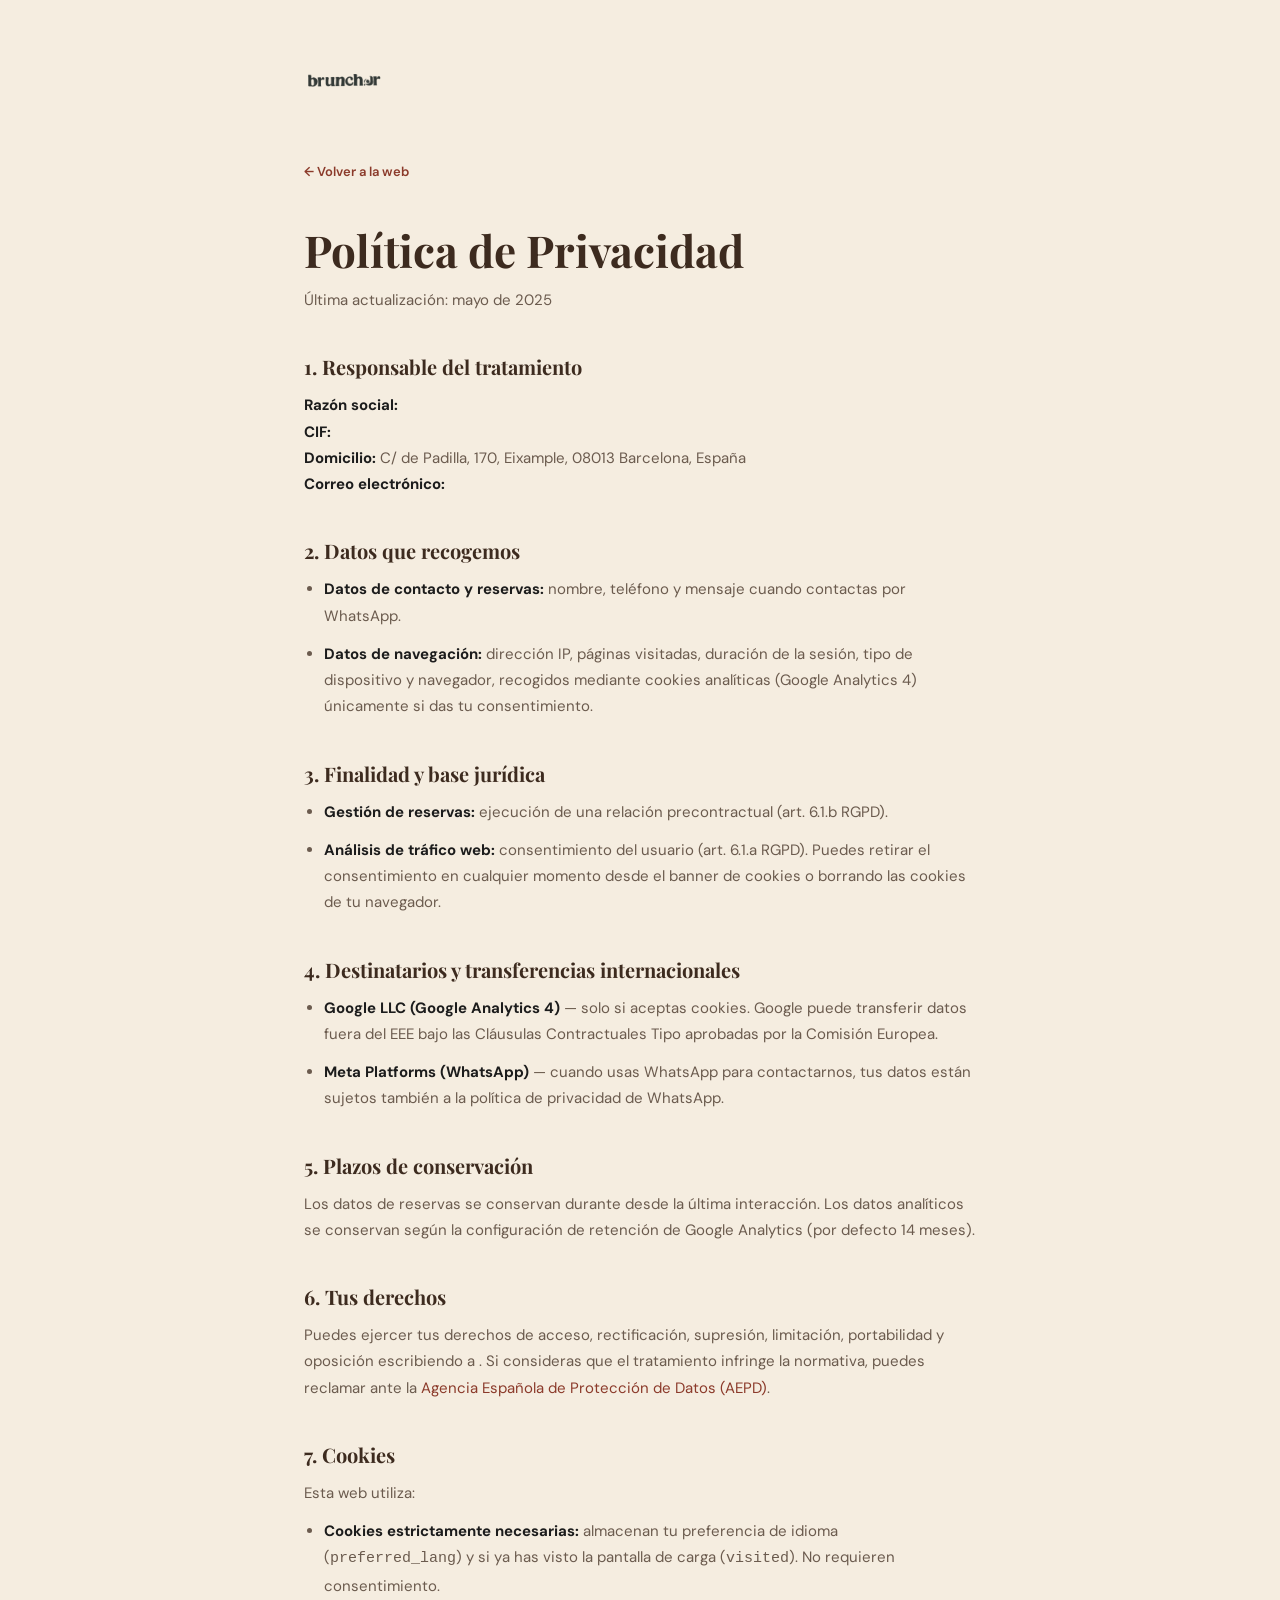
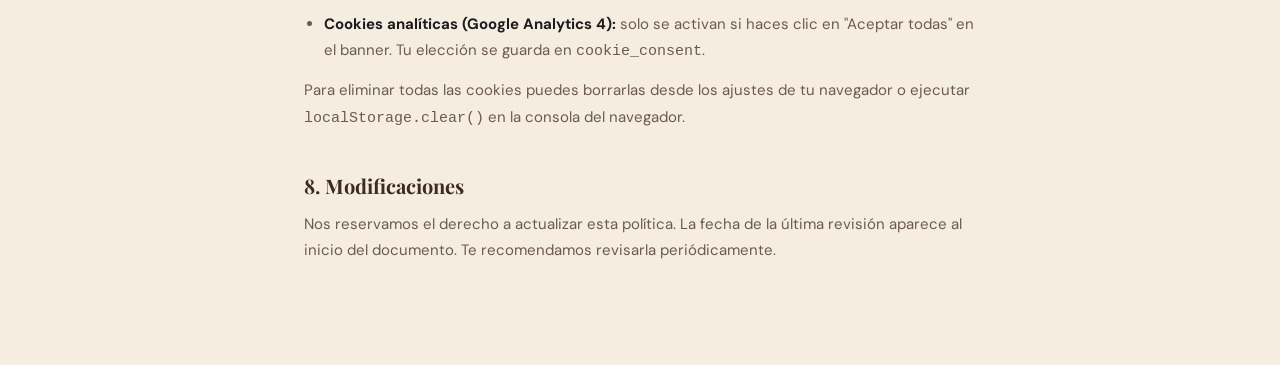
<file: src/privacy.html>
<!DOCTYPE html>
<html lang="es">
<head>
  <meta charset="UTF-8" />
  <meta name="viewport" content="width=device-width, initial-scale=1.0" />
  <meta name="robots" content="noindex" />
  <title>Política de Privacidad — Brunch.ar Barcelona</title>
  <link rel="icon" href="favicon.svg" type="image/svg+xml" />
  <link rel="preconnect" href="https://fonts.googleapis.com" />
  <link rel="preconnect" href="https://fonts.gstatic.com" crossorigin />
  <link rel="stylesheet" href="https://fonts.googleapis.com/css2?family=DM+Sans:wght@400;500;600&family=Playfair+Display:wght@600;700&display=swap" />
  <link rel="stylesheet" href="css/style.css" />
  <style>
    .privacy-wrap {
      max-width: 720px;
      margin: 0 auto;
      padding: 48px 24px 96px;
    }
    .privacy-logo { width: 80px; margin-bottom: 32px; display: block; }
    .privacy-back {
      display: inline-flex;
      align-items: center;
      gap: 6px;
      font-size: 13px;
      font-weight: 600;
      color: var(--terracotta);
      text-decoration: none;
      margin-bottom: 40px;
    }
    .privacy-back:hover { text-decoration: underline; }
    .privacy-wrap h1 {
      font-family: var(--font-heading);
      font-size: clamp(28px, 6vw, 44px);
      font-weight: 700;
      color: var(--brown);
      margin-bottom: 8px;
    }
    .privacy-date { font-size: 13px; color: var(--text-muted); margin-bottom: 48px; }
    .privacy-wrap h2 {
      font-family: var(--font-heading);
      font-size: 20px;
      font-weight: 700;
      color: var(--brown);
      margin: 40px 0 12px;
    }
    .privacy-wrap p, .privacy-wrap li {
      font-size: 15px;
      line-height: 1.75;
      color: var(--text-muted);
      margin-bottom: 12px;
    }
    .privacy-wrap ul { padding-left: 20px; }
    .privacy-wrap a { color: var(--terracotta); }
    .privacy-wrap strong { color: var(--text-primary); }
  </style>
</head>
<body>
  <div class="privacy-wrap">
    <a href="index.html" class="privacy-logo">
      <img src="images/Logo.png" alt="Brunch.ar Barcelona" />
    </a>
    <a href="index.html" class="privacy-back">
      ← Volver a la web
    </a>

    <h1>Política de Privacidad</h1>
    <!-- UPDATE: Set the actual last-reviewed date before launch -->
    <p class="privacy-date">Última actualización: <!-- UPDATE --> mayo de 2025</p>

    <h2>1. Responsable del tratamiento</h2>
    <p>
      <!-- UPDATE: Add legal name, CIF and full address -->
      <strong>Razón social:</strong> <!-- UPDATE: Nombre legal del negocio, S.L. --><br />
      <strong>CIF:</strong> <!-- UPDATE: B-XXXXXXXX --><br />
      <strong>Domicilio:</strong> C/ de Padilla, 170, Eixample, 08013 Barcelona, España<br />
      <strong>Correo electrónico:</strong> <!-- UPDATE: privacidad@brunchar.com -->
    </p>

    <h2>2. Datos que recogemos</h2>
    <ul>
      <li><strong>Datos de contacto y reservas:</strong> nombre, teléfono y mensaje cuando contactas por WhatsApp.</li>
      <li><strong>Datos de navegación:</strong> dirección IP, páginas visitadas, duración de la sesión, tipo de dispositivo y navegador, recogidos mediante cookies analíticas (Google Analytics 4) únicamente si das tu consentimiento.</li>
    </ul>

    <h2>3. Finalidad y base jurídica</h2>
    <ul>
      <li><strong>Gestión de reservas:</strong> ejecución de una relación precontractual (art. 6.1.b RGPD).</li>
      <li><strong>Análisis de tráfico web:</strong> consentimiento del usuario (art. 6.1.a RGPD). Puedes retirar el consentimiento en cualquier momento desde el banner de cookies o borrando las cookies de tu navegador.</li>
    </ul>

    <h2>4. Destinatarios y transferencias internacionales</h2>
    <ul>
      <li><strong>Google LLC (Google Analytics 4)</strong> — solo si aceptas cookies. Google puede transferir datos fuera del EEE bajo las Cláusulas Contractuales Tipo aprobadas por la Comisión Europea.</li>
      <li><strong>Meta Platforms (WhatsApp)</strong> — cuando usas WhatsApp para contactarnos, tus datos están sujetos también a la política de privacidad de WhatsApp.</li>
    </ul>
    <!-- UPDATE: Add or remove processors to match what the site actually uses -->

    <h2>5. Plazos de conservación</h2>
    <p>Los datos de reservas se conservan durante <!-- UPDATE: p.ej. 1 año --> desde la última interacción. Los datos analíticos se conservan según la configuración de retención de Google Analytics (por defecto 14 meses).</p>

    <h2>6. Tus derechos</h2>
    <p>Puedes ejercer tus derechos de acceso, rectificación, supresión, limitación, portabilidad y oposición escribiendo a <!-- UPDATE: privacidad@brunchar.com -->. Si consideras que el tratamiento infringe la normativa, puedes reclamar ante la <a href="https://www.aepd.es" target="_blank" rel="noopener">Agencia Española de Protección de Datos (AEPD)</a>.</p>

    <h2>7. Cookies</h2>
    <p>Esta web utiliza:</p>
    <ul>
      <li><strong>Cookies estrictamente necesarias:</strong> almacenan tu preferencia de idioma (<code>preferred_lang</code>) y si ya has visto la pantalla de carga (<code>visited</code>). No requieren consentimiento.</li>
      <li><strong>Cookies analíticas (Google Analytics 4):</strong> solo se activan si haces clic en "Aceptar todas" en el banner. Tu elección se guarda en <code>cookie_consent</code>.</li>
    </ul>
    <p>Para eliminar todas las cookies puedes borrarlas desde los ajustes de tu navegador o ejecutar <code>localStorage.clear()</code> en la consola del navegador.</p>

    <h2>8. Modificaciones</h2>
    <p>Nos reservamos el derecho a actualizar esta política. La fecha de la última revisión aparece al inicio del documento. Te recomendamos revisarla periódicamente.</p>
  </div>
</body>
</html>
</file>
<file: css/print.css>
/* ============================================================
   PRINT STYLESHEET — prints only the menu section
   Link: <link rel="stylesheet" media="print" href="css/print.css">
   ============================================================ */

@media print {
  @page { margin: 1.5cm; }

  #loader, .nav, #mobile-menu, .skip-nav,
  .hero, #about, #gallery, #reviews,
  #findus, footer, #cookie-banner,
  #whatsapp-btn, #back-to-top,
  .menu-cta-row { display: none !important; }

  body {
    font-size: 11pt;
    background: #fff !important;
    color: #1C1C1C !important;
  }

  #menu {
    display: block !important;
    padding: 0 !important;
  }

  #menu::before {
    content: 'Brunch.ar — Menú · C/ de Padilla, 170, Eixample, Barcelona';
    display: block;
    font-family: Georgia, serif;
    font-size: 18pt;
    font-weight: 700;
    margin-bottom: 24pt;
    border-bottom: 2pt solid #8B3A2A;
    padding-bottom: 12pt;
    color: #8B3A2A;
  }

  .menu-cards-grid {
    display: grid;
    grid-template-columns: 1fr 1fr;
    gap: 24pt;
  }

  .menu-card {
    box-shadow: none !important;
    border: 1pt solid #ddd;
    page-break-inside: avoid;
  }

  .menu-item__price { color: #8B3A2A !important; }

  .menu-feature-img { display: none !important; }

  a::after { content: none !important; }
}
</file>
<file: css/style.css>
/* ============================================================
   BRUNCH.AR — DESIGN TOKENS & CUSTOM STYLES
   Loaded after tailwind.css — overrides Tailwind base where
   needed and adds tokens, animations, and component patterns.
   ============================================================ */

:root {
  /* Brand Colors */
  --cream:            #F5EDE0;
  --cream-dark:       #EDE3D5;
  --cream-darker:     #E0D5C5;
  --terracotta:       #8B3A2A;
  --terracotta-light: #A84B38;
  --terracotta-dark:  #6E2D1E;
  --brown:            #3D2B1F;
  --brown-mid:        #5C3D2E;
  --text-primary:     #1C1C1C;
  --text-muted:       #6B5B4E;
  --surface:          #FFFDF8;
  --green-wa:         #25D366;
  --green-dark:       #1C6331;
  --color-star:       #B45309; /* darkened from #F59E0B for WCAG AA (5.1:1 on white) */

  /* Elevation — brown-tinted shadows */
  --shadow-sm:   0 4px 24px rgba(61,43,31,0.07), 0 1px 3px rgba(61,43,31,0.04);
  --shadow-md:   0 8px 40px rgba(61,43,31,0.12);
  --shadow-lg:   0 20px 60px rgba(61,43,31,0.15);
  --shadow-card: 0 4px 32px rgba(61,43,31,0.08), 0 1px 4px rgba(61,43,31,0.04);

  /* Brand-coloured button shadows */
  --shadow-terra-sm:       0 4px 20px rgba(139,58,42,0.35);
  --shadow-terra-md:       0 8px 28px rgba(139,58,42,0.45);
  --shadow-wa-sm:          0 4px 20px rgba(37,211,102,0.35);
  --shadow-wa-md:          0 8px 28px rgba(37,211,102,0.50);
  --shadow-wa-float:       0 4px 20px rgba(37,211,102,0.45);
  --shadow-wa-float-hover: 0 8px 30px rgba(37,211,102,0.55);

  /* Typography */
  --font-heading: 'Playfair Display', Georgia, serif;
  --font-body:    'DM Sans', system-ui, -apple-system, sans-serif;

  /* Layout */
  --nav-height:     60px;
  --container-max:  1280px;
  --gutter:         24px;

  /* Spacing scale (8px base) */
  --sp-1: 8px;
  --sp-2: 16px;
  --sp-3: 24px;
  --sp-4: 32px;
  --sp-6: 48px;
  --sp-8: 64px;
  --sp-12: 96px;
  --sp-16: 128px;

  /* Breakpoints (reference only — use in JS) */
  --bp-md: 768px;
  --bp-lg: 1200px;

  /* Radius */
  --r-sm:   4px;
  --r-md:   8px;
  --r-lg:   16px;
  --r-xl:   24px;
  --r-full: 9999px;
}

/* ── Reset ────────────────────────────────────────────── */
*, *::before, *::after { box-sizing: border-box; margin: 0; padding: 0; }

/* Overflow-wrap on all prose — prevents long words / URLs from breaking layouts */
h1, h2, h3, h4, p, li, address, blockquote, figcaption {
  overflow-wrap: break-word;
}

html {
  scroll-behavior: smooth;
  scroll-padding-top: calc(var(--nav-height) + 16px);
  -webkit-text-size-adjust: 100%;
}
body {
  font-family: var(--font-body);
  background-color: var(--cream);
  color: var(--text-primary);
  -webkit-font-smoothing: antialiased;
  -moz-osx-font-smoothing: grayscale;
  overflow-x: hidden;
}
.bg-texture {
  position: fixed;
  inset: 0;
  background-image: url('../images/Background2.png');
  background-size: cover;
  background-position: center;
  z-index: -1;
  pointer-events: none;
}
img, video { display: block; max-width: 100%; }
button { cursor: pointer; }
a { color: inherit; text-decoration: none; }

/* ── Accessibility ────────────────────────────────────── */
.sr-only {
  position: absolute;
  width: 1px; height: 1px;
  padding: 0; margin: -1px;
  overflow: hidden;
  clip: rect(0,0,0,0);
  white-space: nowrap;
  border: 0;
}

.skip-nav {
  position: absolute;
  top: 0;
  left: var(--sp-2);
  background: var(--terracotta);
  color: var(--surface);
  padding: 10px 20px;
  border-radius: 0 0 var(--r-md) var(--r-md);
  z-index: 9999;
  font-family: var(--font-body);
  font-size: 14px;
  font-weight: 600;
  transform: translateY(-100%);
  transition: transform 0.2s ease-out;
}
.skip-nav:focus { transform: translateY(0); }

:focus-visible {
  outline: 2px solid var(--terracotta);
  outline-offset: 3px;
  border-radius: 3px;
}

/* ── Loading Screen ───────────────────────────────────── */
#loader {
  position: fixed;
  inset: 0;
  background: var(--cream);
  display: flex;
  flex-direction: column;
  align-items: center;
  justify-content: center;
  z-index: 9999;
  transition: opacity 0.45s ease, visibility 0.45s ease;
}
#loader.hidden {
  opacity: 0;
  visibility: hidden;
  pointer-events: none;
}
.loader__logo { width: 140px; height: auto; }
.loader__bar {
  margin-top: 28px;
  width: 100px;
  height: 2px;
  background: var(--cream-dark);
  border-radius: 2px;
  overflow: hidden;
}
.loader__bar::after {
  content: '';
  display: block;
  height: 100%;
  width: 35%;
  background: var(--terracotta);
  border-radius: 2px;
  animation: loader-sweep 1.3s ease-in-out infinite;
}
@keyframes loader-sweep {
  0%   { transform: translateX(-200%); }
  100% { transform: translateX(400%); }
}

/* ── Navigation ───────────────────────────────────────── */
.nav {
  position: fixed;
  top: 0; left: 0; right: 0;
  height: var(--nav-height);
  z-index: 100;
  transition: background 0.3s ease-out, box-shadow 0.3s ease-out;
}
.nav.scrolled {
  background: color-mix(in srgb, var(--cream) 92%, transparent);
  backdrop-filter: blur(14px);
  -webkit-backdrop-filter: blur(14px);
  box-shadow: 0 1px 0 color-mix(in srgb, var(--terracotta) 12%, transparent);
}

/* Nav logo */
.nav-logo {
  height: 55px;
  width: auto;
}
.nav:not(.scrolled) .nav-logo {
  filter: brightness(0) invert(1);
}

/* Nav links */
.nav nav a {
  font-size: 1rem;
  font-weight: 700;
}
.nav:not(.scrolled) nav a,
.nav:not(.scrolled) .lang-btn {
  color: rgba(255,255,255,0.9);
}
.nav:not(.scrolled) nav a:hover {
  color: rgba(255,255,255,0.65);
}
.nav:not(.scrolled) #hamburger span {
  background-color: white;
}
.nav.scrolled nav a  { color: var(--brown-md); }
.nav.scrolled .lang-btn { color: var(--muted); }

/* Mobile menu overlay */
#mobile-menu {
  position: fixed;
  inset: 0;
  top: var(--nav-height);
  background: var(--cream);
  z-index: 99;
  padding: var(--sp-6) var(--sp-4);
  overflow-y: auto;
}
#hamburger {
  min-width: 44px;
  min-height: 44px;
  display: flex;
  align-items: center;
  justify-content: center;
}
@media (min-width: 768px) {
  #hamburger { display: none; }
}
/* Hamburger → X animation */
#hamburger span { transition: transform 0.25s ease-out, opacity 0.25s ease-out; }
#hamburger[aria-expanded="true"] span:nth-child(1) { transform: translateY(8px) rotate(45deg); }
#hamburger[aria-expanded="true"] span:nth-child(2) { opacity: 0; transform: scaleX(0); }
#hamburger[aria-expanded="true"] span:nth-child(3) { transform: translateY(-8px) rotate(-45deg); }

/* ── Fade-up animation ────────────────────────────────── */
.fade-up {
  opacity: 0;
  transform: translateY(28px);
  will-change: opacity, transform;
  transition: opacity 0.65s ease-out, transform 0.65s ease-out;
}
.fade-up.visible {
  opacity: 1;
  transform: none;
  will-change: auto;
}
.fade-up.delay-1 { transition-delay: 0.1s; }
.fade-up.delay-2 { transition-delay: 0.2s; }
.fade-up.delay-3 { transition-delay: 0.3s; }
.fade-up.delay-4 { transition-delay: 0.4s; }

@media (prefers-reduced-motion: reduce) {
  .fade-up { opacity: 1; transform: none; transition: none; }
  #loader .loader__bar::after { animation: none; }
  * { transition-duration: 0.01ms !important; animation-duration: 0.01ms !important; }
}

/* ── Hero ─────────────────────────────────────────────── */
.hero {
  position: relative;
  min-height: 100vh;
  min-height: 100dvh;
  display: flex;
  align-items: center;
  justify-content: center;
  padding: var(--nav-height) var(--sp-4) 0;
}
@media (max-width: 768px) {
  .hero {
    min-height: 100svh;
  }
  .hero__bg {
    object-position: 70% center;
  }
}
.hero__logo {
  width: clamp(220px, 75vw, 600px);
  height: auto;
  display: block;
  margin-bottom: 0;
  filter: brightness(0) invert(1);
}

.hero__bg {
  position: absolute;
  inset: 0;
  width: 100%;
  height: 100%;
  object-fit: cover;
  object-position: center center;
}
.hero__overlay {
  position: absolute;
  inset: 0;
  background: linear-gradient(
    to bottom,
    rgba(0,0,0,0.15) 0%,
    rgba(0,0,0,0.05) 35%,
    rgba(0,0,0,0.55) 100%
  );
}
.hero__content {
  position: relative;
  z-index: 2;
  display: flex;
  flex-direction: column;
  align-items: center;
  justify-content: center;
  text-align: center;
}
.hero__unit {
  display: flex;
  flex-direction: column;
  align-items: center;
  gap: 0.5rem;
}

/* Hero typography */
.hero__title {
  color: white;
  font-size: 1.8rem;
  font-weight: 400;
  text-align: center;
  background: none;
  padding: 0;
  margin: 0;
}
.hero__subtitle {
  font-size: clamp(15px, 2.5vw, 18px);
  max-width: 520px;
  line-height: 1.6;
}

/* Badge */
.hero__badge {
  display: inline-flex;
  align-items: center;
  gap: 8px;
  background: color-mix(in srgb, var(--cream) 15%, transparent);
  border: 1px solid color-mix(in srgb, var(--cream) 35%, transparent);
  backdrop-filter: blur(8px);
  -webkit-backdrop-filter: blur(8px);
  border-radius: var(--r-full);
  padding: 6px 18px;
  font-family: var(--font-body);
  font-size: 11px;
  font-weight: 700;
  letter-spacing: 0.12em;
  text-transform: uppercase;
  color: rgba(255,255,255,0.95);
  margin-bottom: var(--sp-3);
}
.hero__badge-dot {
  width: 6px; height: 6px;
  border-radius: var(--r-full);
  background: var(--terracotta-light);
  flex-shrink: 0;
}

.hero__meta {
  display: flex;
  align-items: center;
  gap: var(--sp-3);
  flex-wrap: wrap;
  margin-top: var(--sp-3);
  font-size: 13px;
  color: rgba(255,255,255,0.8);
  font-weight: 500;
}
.hero__meta-item {
  display: flex;
  align-items: center;
  gap: 6px;
}
.hero__meta-sep {
  width: 4px; height: 4px;
  border-radius: var(--r-full);
  background: rgba(255,255,255,0.4);
  flex-shrink: 0;
}

/* ── Info Strip ───────────────────────────────────────── */
.info-strip {
  background: var(--terracotta);
  color: var(--surface);
}
.info-strip__inner {
  max-width: var(--container-max);
  margin: 0 auto;
  padding: 0 var(--gutter);
  display: grid;
  grid-template-columns: repeat(2, 1fr);
  gap: 0;
}
@media (min-width: 768px) {
  .info-strip__inner { grid-template-columns: repeat(4, 1fr); }
}
.info-strip__item {
  display: flex;
  align-items: center;
  gap: 10px;
  padding: 20px var(--sp-3);
  font-size: 13px;
  font-weight: 500;
  border-right: 1px solid rgba(255,255,255,0.15);
  border-bottom: 1px solid rgba(255,255,255,0.15);
}
.info-strip__item:last-child { border-right: none; }
@media (min-width: 768px) {
  .info-strip__item { border-bottom: none; }
  .info-strip__item:nth-child(2) { border-right: 1px solid rgba(255,255,255,0.15); }
}
@media (max-width: 767px) {
  .info-strip__item:nth-child(even) { border-right: none; }
  .info-strip__item:nth-last-child(-n+2) { border-bottom: none; }
}
.info-strip__icon { flex-shrink: 0; opacity: 0.85; }

/* ── Section base ─────────────────────────────────────── */
.section {
  position: relative;
  padding: 3.5rem 0;
}

/* ── Section overlay colors (texture shows through from body) */
#about   { background-color: rgba(239, 224, 200, 0.75); }
#menu    { background-color: rgba(250, 245, 238, 0.5); }
#gallery { background-color: rgba(234, 212, 178, 0.80); }
#reviews { background-color: rgba(250, 245, 238, 0.5); }
#findus  { background-color: rgba(239, 224, 200, 0.75); }

.container {
  position: relative;
  z-index: 1;
  max-width: var(--container-max);
  margin: 0 auto;
  padding: 0 var(--gutter);
}
.section-overline {
  display: block;
  font-family: var(--font-body);
  font-size: 11px;
  font-weight: 700;
  letter-spacing: 0.18em;
  text-transform: uppercase;
  color: var(--terracotta);
  margin-bottom: var(--sp-2);
}
.section-title {
  font-family: var(--font-heading);
  font-size: clamp(2.5rem, 5vw, 3.5rem);
  font-weight: 700;
  line-height: 1.15;
  color: var(--brown);
  letter-spacing: -0.01em;
}

/* ── About tags ───────────────────────────────────────── */
.about-tags {
  display: flex;
  flex-wrap: wrap;
  gap: 8px;
  margin-top: var(--sp-4);
}
.about-tag {
  display: inline-flex;
  align-items: center;
  gap: 6px;
  background: var(--cream-dark);
  color: var(--brown-mid);
  border-radius: var(--r-full);
  padding: 6px 14px;
  font-size: 12px;
  font-weight: 600;
  letter-spacing: 0.04em;
}

/* About body text */
#about p {
  font-size: 1.1rem;
}

/* About image */
.about__image-wrap {
  box-shadow: var(--shadow-lg);
}

/* Menu feature image */
.menu-feature-img {
  max-height: 360px;
  box-shadow: var(--shadow-md);
}
.menu-feature-img img {
  max-height: 360px;
  object-position: center 60%;
}

/* Menu section heading */
.menu-section-title {
  font-family: var(--font-heading);
  font-size: 3rem;
  font-weight: 700;
  color: var(--brown);
  letter-spacing: -0.01em;
  line-height: 1.1;
}

/* ── Menu cards ───────────────────────────────────────── */
.menu-card {
  background: var(--surface);
  border-radius: var(--r-lg);
  padding: var(--sp-4);
  box-shadow: var(--shadow-card);
}
.menu-card__title {
  font-family: var(--font-heading);
  font-size: 20px;
  font-weight: 700;
  color: var(--brown);
  padding-bottom: var(--sp-2);
  margin-bottom: var(--sp-3);
  border-bottom: 2px solid var(--cream-dark);
}
.menu-item {
  display: flex;
  justify-content: space-between;
  align-items: flex-start;
  gap: var(--sp-2);
  padding: 14px 0;
  border-bottom: 1px solid color-mix(in srgb, var(--terracotta) 8%, transparent);
}
.menu-item:last-child { border-bottom: none; padding-bottom: 0; }
.menu-item__left { flex: 1; min-width: 0; }
.menu-item__name {
  font-family: var(--font-heading);
  font-size: 16px;
  font-weight: 600;
  color: var(--brown);
  display: flex;
  align-items: center;
  flex-wrap: wrap;
  gap: 8px;
}
.menu-item__tag {
  display: inline-block;
  background: var(--terracotta);
  color: var(--surface);
  font-family: var(--font-body);
  font-size: 9px;
  font-weight: 700;
  letter-spacing: 0.06em;
  text-transform: uppercase;
  padding: 2px 8px;
  border-radius: var(--r-full);
  vertical-align: middle;
}
.menu-item__desc {
  font-size: 13px;
  color: var(--text-muted);
  margin-top: 3px;
  line-height: 1.5;
}
.menu-item__price {
  font-weight: 700;
  font-size: 15px;
  color: var(--terracotta);
  white-space: nowrap;
  padding-top: 2px;
}

/* ── Gallery ──────────────────────────────────────────── */
.gallery-grid {
  display: grid;
  grid-template-columns: repeat(2, 1fr);
  gap: 8px;
}
@media (min-width: 640px) {
  .gallery-grid { grid-template-columns: repeat(3, 1fr); }
}
.gallery-item {
  aspect-ratio: 1;
  overflow: hidden;
  border-radius: var(--r-md);
  position: relative;
}
.gallery-item img {
  width: 100%;
  height: 100%;
  object-fit: cover;
  transition: transform 0.4s ease-out;
}
.gallery-item:hover img { transform: scale(1.06); }

/* ── Review cards ─────────────────────────────────────── */
.review-card {
  background: var(--surface);
  border-radius: var(--r-lg);
  padding: var(--sp-4);
  box-shadow: var(--shadow-sm);
}
.review-stars { color: var(--color-star); letter-spacing: 2px; font-size: 14px; }
.review-text {
  font-size: 14px;
  line-height: 1.65;
  color: var(--text-muted);
  margin: var(--sp-2) 0 var(--sp-3);
  font-style: italic;
  overflow-wrap: break-word;
}
.review-author {
  font-weight: 700;
  font-size: 13px;
  color: var(--brown);
}
.review-source {
  font-size: 11px;
  color: var(--text-muted);
  margin-top: 2px;
}

/* ── Find Us ──────────────────────────────────────────── */
.findus-detail {
  display: flex;
  align-items: flex-start;
  gap: var(--sp-2);
  padding: var(--sp-3) 0;
  border-bottom: 1px solid var(--cream-dark);
  font-size: 15px;
}
.findus-detail:last-child { border-bottom: none; }
.findus-detail__icon {
  flex-shrink: 0;
  width: 20px;
  color: var(--terracotta);
  margin-top: 1px;
}
.findus-detail__label {
  font-size: 11px;
  font-weight: 700;
  text-transform: uppercase;
  letter-spacing: 0.1em;
  color: var(--terracotta);
  margin-bottom: 2px;
}

/* WhatsApp reserve card */
.wa-card {
  background: var(--terracotta);
  color: var(--surface);
  border-radius: var(--r-xl);
  padding: var(--sp-6) var(--sp-4);
  text-align: center;
}
.wa-card__title {
  font-family: var(--font-heading);
  font-size: 22px;
  font-weight: 700;
  margin-bottom: var(--sp-2);
}
.wa-card__sub {
  font-size: 14px;
  opacity: 0.85;
  margin-bottom: var(--sp-4);
  line-height: 1.5;
}

/* ── Map placeholder ──────────────────────────────────── */
.map-container {
  border-radius: var(--r-lg);
  overflow: hidden;
  aspect-ratio: 4/3;
  background: var(--cream-dark);
  outline: none;
}
.map-container iframe {
  width: 100%;
  height: 100%;
  border: none;
  outline: none;
  display: block;
}

/* ── Buttons ──────────────────────────────────────────── */
.btn {
  display: inline-flex;
  align-items: center;
  justify-content: center;
  gap: 8px;
  font-family: var(--font-body);
  font-size: 14px;
  font-weight: 600;
  letter-spacing: 0.04em;
  padding: 12px 28px;
  border-radius: var(--r-full);
  border: none;
  transition: transform 0.2s ease-out, box-shadow 0.2s ease-out, opacity 0.2s ease-out;
  cursor: pointer;
  text-decoration: none;
  white-space: nowrap;
  min-height: 44px;
}
.btn:hover { transform: translateY(-2px); }
.btn:active { transform: translateY(0); }
.btn--primary {
  background: var(--terracotta);
  color: var(--surface);
  box-shadow: var(--shadow-terra-sm);
}
.btn--primary:hover { box-shadow: var(--shadow-terra-md); }
.btn--ghost {
  background: transparent;
  color: var(--surface);
  border: 1.5px solid rgba(255,255,255,0.7);
}
.btn--ghost:hover { background: rgba(255,255,255,0.1); }
.btn--ghost-dark {
  background: transparent;
  color: var(--terracotta);
  border: 1.5px solid var(--terracotta);
}
.btn--ghost-dark:hover { background: var(--terracotta); color: var(--surface); }
.btn--wa {
  background: var(--green-wa);
  color: var(--surface);
  box-shadow: var(--shadow-wa-sm);
}
.btn--wa:hover { box-shadow: var(--shadow-wa-md); }
.btn--wa-white {
  background: var(--surface);
  color: var(--green-dark);
  box-shadow: var(--shadow-sm);
}
.btn--wa-white:hover { box-shadow: var(--shadow-md); }

/* ── Language switcher ────────────────────────────────── */
.lang-btn {
  font-family: var(--font-body);
  font-size: 12px;
  font-weight: 700;
  letter-spacing: 0.08em;
  padding: 4px 12px;
  border-radius: var(--r-full);
  border: none;
  background: transparent;
  color: var(--text-muted);
  cursor: pointer;
  transition: background 0.2s ease-out, color 0.2s ease-out;
  min-height: 44px;
}
.lang-btn[aria-pressed="true"],
.lang-btn.active {
  background: var(--terracotta);
  color: var(--surface);
}
.lang-btn:hover:not([aria-pressed="true"]):not(.active) {
  background: var(--cream-dark);
  color: var(--brown);
}

/* ── Floating WhatsApp button ─────────────────────────── */
#whatsapp-btn {
  position: fixed;
  bottom: 84px;
  right: 20px;
  width: 56px;
  height: 56px;
  background: var(--green-wa);
  border-radius: var(--r-full);
  display: flex;
  align-items: center;
  justify-content: center;
  box-shadow: var(--shadow-wa-float);
  z-index: 90;
  transition: transform 0.25s ease-out, box-shadow 0.25s ease-out;
  text-decoration: none;
}
#whatsapp-btn:hover {
  transform: scale(1.1) translateY(-2px);
  box-shadow: var(--shadow-wa-float-hover);
}
#whatsapp-btn svg { width: 28px; height: 28px; }

/* ── Back to top ──────────────────────────────────────── */
#back-to-top {
  position: fixed;
  bottom: 20px;
  right: 20px;
  width: 44px;
  height: 44px;
  background: var(--terracotta);
  color: var(--surface);
  border: none;
  border-radius: var(--r-full);
  display: flex;
  align-items: center;
  justify-content: center;
  z-index: 90;
  opacity: 0;
  visibility: hidden;
  transition: opacity 0.25s ease-out, visibility 0.25s ease-out, transform 0.25s ease-out;
  box-shadow: var(--shadow-terra-sm);
}
#back-to-top.visible { opacity: 1; visibility: visible; }
#back-to-top:hover { transform: translateY(-3px); }

/* ── Cookie consent ───────────────────────────────────── */
#cookie-banner {
  position: fixed;
  bottom: 0; left: 0; right: 0;
  background: var(--brown);
  color: var(--surface);
  padding: 18px var(--gutter);
  z-index: 200;
  display: none;
  align-items: center;
  justify-content: space-between;
  gap: var(--sp-3);
  flex-wrap: wrap;
}
#cookie-banner.visible { display: flex; }
#cookie-banner p {
  font-size: 13px;
  line-height: 1.5;
  flex: 1;
  min-width: 200px;
}
#cookie-banner a { color: var(--cream-dark); text-decoration: underline; }
.cookie-btns { display: flex; gap: 10px; flex-shrink: 0; }
.cookie-btn {
  padding: 8px 18px;
  border-radius: var(--r-full);
  font-family: var(--font-body);
  font-size: 13px;
  font-weight: 600;
  cursor: pointer;
  border: none;
  transition: opacity 0.2s ease-out;
  min-height: 44px;
}
.cookie-btn--accept { background: var(--terracotta); color: var(--surface); }
.cookie-btn--necessary {
  background: transparent;
  color: rgba(255,255,255,0.85);
  border: 1.5px solid rgba(255,255,255,0.35);
}
.cookie-btn:hover { opacity: 0.85; }

/* Footer lang-btn — needs light text against dark brown background */
.footer .lang-btn { color: rgba(255, 255, 255, 0.6); }
.footer .lang-btn:hover:not([aria-pressed="true"]):not(.active) {
  background: rgba(255, 255, 255, 0.1);
  color: rgba(255, 255, 255, 0.9);
}

/* ── Footer ───────────────────────────────────────────── */
.footer {
  position: relative;
  background-color: var(--brown);
  color: rgba(255,255,255,0.8);
}

.footer__inner {
  position: relative;
  z-index: 1;
  max-width: var(--container-max);
  margin: 0 auto;
  padding: 4rem 4rem 2rem;
}
.footer__grid {
  display: grid;
  grid-template-columns: 1.5fr 1fr 1fr;
  gap: 3rem;
  align-items: start;
}
.footer__logo {
  height: 48px;
  width: auto;
  margin-bottom: 1rem;
  filter: brightness(0) invert(1);
}
.footer__bottom {
  position: relative;
  z-index: 1;
  max-width: var(--container-max);
  margin: 0 auto;
  padding: 1.25rem 4rem;
  text-align: center;
}
.footer__copy {
  font-size: 0.75rem;
  color: rgba(255,255,255,0.4);
}
.footer__divider {
  border: none;
  border-top: 1px solid rgba(255,255,255,0.1);
  margin: 0;
}
@media (max-width: 767px) {
  .footer__inner {
    padding: 3rem 1.5rem 2rem;
  }
  .footer__grid {
    grid-template-columns: 1fr;
    gap: 2rem;
    text-align: center;
  }
  .footer__social {
    justify-content: center;
  }
  .footer__bottom {
    padding: 1.25rem 1.5rem;
  }
}
.footer__social a {
  display: flex;
  align-items: center;
  justify-content: center;
  width: 44px;
  height: 44px;
  border-radius: var(--r-full);
  border: 1px solid rgba(255,255,255,0.2);
  transition: background 0.2s ease-out, border-color 0.2s ease-out;
}
.footer__social a:hover {
  background: rgba(255,255,255,0.1);
  border-color: rgba(255,255,255,0.4);
}
</file>
<file: src/css/style.css>
/* ============================================================
   BRUNCH.AR — DESIGN TOKENS & CUSTOM STYLES
   Loaded after tailwind.css — overrides Tailwind base where
   needed and adds tokens, animations, and component patterns.
   ============================================================ */

:root {
  /* Brand Colors */
  --cream:            #F5EDE0;
  --cream-dark:       #EDE3D5;
  --cream-darker:     #E0D5C5;
  --terracotta:       #8B3A2A;
  --terracotta-light: #A84B38;
  --terracotta-dark:  #6E2D1E;
  --brown:            #3D2B1F;
  --brown-mid:        #5C3D2E;
  --text-primary:     #1C1C1C;
  --text-muted:       #6B5B4E;
  --surface:          #FFFDF8;
  --green-wa:         #25D366;
  --green-dark:       #1C6331;
  --color-star:       #B45309; /* darkened from #F59E0B for WCAG AA (5.1:1 on white) */

  /* Elevation — brown-tinted shadows */
  --shadow-sm:   0 4px 24px rgba(61,43,31,0.07), 0 1px 3px rgba(61,43,31,0.04);
  --shadow-md:   0 8px 40px rgba(61,43,31,0.12);
  --shadow-lg:   0 20px 60px rgba(61,43,31,0.15);
  --shadow-card: 0 4px 32px rgba(61,43,31,0.08), 0 1px 4px rgba(61,43,31,0.04);

  /* Brand-coloured button shadows */
  --shadow-terra-sm:       0 4px 20px rgba(139,58,42,0.35);
  --shadow-terra-md:       0 8px 28px rgba(139,58,42,0.45);
  --shadow-wa-sm:          0 4px 20px rgba(37,211,102,0.35);
  --shadow-wa-md:          0 8px 28px rgba(37,211,102,0.50);
  --shadow-wa-float:       0 4px 20px rgba(37,211,102,0.45);
  --shadow-wa-float-hover: 0 8px 30px rgba(37,211,102,0.55);

  /* Typography */
  --font-heading: 'Playfair Display', Georgia, serif;
  --font-body:    'DM Sans', system-ui, -apple-system, sans-serif;

  /* Layout */
  --nav-height:     60px;
  --container-max:  1280px;
  --gutter:         24px;

  /* Spacing scale (8px base) */
  --sp-1: 8px;
  --sp-2: 16px;
  --sp-3: 24px;
  --sp-4: 32px;
  --sp-6: 48px;
  --sp-8: 64px;
  --sp-12: 96px;
  --sp-16: 128px;

  /* Breakpoints (reference only — use in JS) */
  --bp-md: 768px;
  --bp-lg: 1200px;

  /* Radius */
  --r-sm:   4px;
  --r-md:   8px;
  --r-lg:   16px;
  --r-xl:   24px;
  --r-full: 9999px;
}

/* ── Reset ────────────────────────────────────────────── */
*, *::before, *::after { box-sizing: border-box; margin: 0; padding: 0; }

/* Overflow-wrap on all prose — prevents long words / URLs from breaking layouts */
h1, h2, h3, h4, p, li, address, blockquote, figcaption {
  overflow-wrap: break-word;
}

html {
  scroll-behavior: smooth;
  scroll-padding-top: calc(var(--nav-height) + 16px);
  -webkit-text-size-adjust: 100%;
}
body {
  font-family: var(--font-body);
  background-color: var(--cream);
  color: var(--text-primary);
  -webkit-font-smoothing: antialiased;
  -moz-osx-font-smoothing: grayscale;
  overflow-x: hidden;
}
.bg-texture {
  position: fixed;
  inset: 0;
  background-image: url('../images/Background2.png');
  background-size: cover;
  background-position: center;
  z-index: -1;
  pointer-events: none;
}
img, video { display: block; max-width: 100%; }
button { cursor: pointer; }
a { color: inherit; text-decoration: none; }

/* ── Accessibility ────────────────────────────────────── */
.sr-only {
  position: absolute;
  width: 1px; height: 1px;
  padding: 0; margin: -1px;
  overflow: hidden;
  clip: rect(0,0,0,0);
  white-space: nowrap;
  border: 0;
}

.skip-nav {
  position: absolute;
  top: 0;
  left: var(--sp-2);
  background: var(--terracotta);
  color: var(--surface);
  padding: 10px 20px;
  border-radius: 0 0 var(--r-md) var(--r-md);
  z-index: 9999;
  font-family: var(--font-body);
  font-size: 14px;
  font-weight: 600;
  transform: translateY(-100%);
  transition: transform 0.2s ease-out;
}
.skip-nav:focus { transform: translateY(0); }

:focus-visible {
  outline: 2px solid var(--terracotta);
  outline-offset: 3px;
  border-radius: 3px;
}

/* ── Loading Screen ───────────────────────────────────── */
#loader {
  position: fixed;
  inset: 0;
  background: var(--cream);
  display: flex;
  flex-direction: column;
  align-items: center;
  justify-content: center;
  z-index: 9999;
  transition: opacity 0.45s ease, visibility 0.45s ease;
}
#loader.hidden {
  opacity: 0;
  visibility: hidden;
  pointer-events: none;
}
.loader__logo { width: 140px; height: auto; }
.loader__bar {
  margin-top: 28px;
  width: 100px;
  height: 2px;
  background: var(--cream-dark);
  border-radius: 2px;
  overflow: hidden;
}
.loader__bar::after {
  content: '';
  display: block;
  height: 100%;
  width: 35%;
  background: var(--terracotta);
  border-radius: 2px;
  animation: loader-sweep 1.3s ease-in-out infinite;
}
@keyframes loader-sweep {
  0%   { transform: translateX(-200%); }
  100% { transform: translateX(400%); }
}

/* ── Navigation ───────────────────────────────────────── */
.nav {
  position: fixed;
  top: 0; left: 0; right: 0;
  height: var(--nav-height);
  z-index: 100;
  transition: background 0.3s ease-out, box-shadow 0.3s ease-out;
}
.nav.scrolled {
  background: color-mix(in srgb, var(--cream) 92%, transparent);
  backdrop-filter: blur(14px);
  -webkit-backdrop-filter: blur(14px);
  box-shadow: 0 1px 0 color-mix(in srgb, var(--terracotta) 12%, transparent);
}

/* Nav logo */
.nav-logo {
  height: 55px;
  width: auto;
}
.nav:not(.scrolled) .nav-logo {
  filter: brightness(0) invert(1);
}

/* Nav links */
.nav nav a {
  font-size: 1rem;
  font-weight: 700;
}
.nav:not(.scrolled) nav a,
.nav:not(.scrolled) .lang-btn {
  color: rgba(255,255,255,0.9);
}
.nav:not(.scrolled) nav a:hover {
  color: rgba(255,255,255,0.65);
}
.nav:not(.scrolled) #hamburger span {
  background-color: white;
}
.nav.scrolled nav a  { color: var(--brown-md); }
.nav.scrolled .lang-btn { color: var(--muted); }

/* Mobile menu overlay */
#mobile-menu {
  position: fixed;
  inset: 0;
  top: var(--nav-height);
  background: var(--cream);
  z-index: 99;
  padding: var(--sp-6) var(--sp-4);
  overflow-y: auto;
}
#hamburger {
  min-width: 44px;
  min-height: 44px;
  display: flex;
  align-items: center;
  justify-content: center;
}
@media (min-width: 768px) {
  #hamburger { display: none; }
}
/* Hamburger → X animation */
#hamburger span { transition: transform 0.25s ease-out, opacity 0.25s ease-out; }
#hamburger[aria-expanded="true"] span:nth-child(1) { transform: translateY(8px) rotate(45deg); }
#hamburger[aria-expanded="true"] span:nth-child(2) { opacity: 0; transform: scaleX(0); }
#hamburger[aria-expanded="true"] span:nth-child(3) { transform: translateY(-8px) rotate(-45deg); }

/* ── Fade-up animation ────────────────────────────────── */
.fade-up {
  opacity: 0;
  transform: translateY(28px);
  will-change: opacity, transform;
  transition: opacity 0.65s ease-out, transform 0.65s ease-out;
}
.fade-up.visible {
  opacity: 1;
  transform: none;
  will-change: auto;
}
.fade-up.delay-1 { transition-delay: 0.1s; }
.fade-up.delay-2 { transition-delay: 0.2s; }
.fade-up.delay-3 { transition-delay: 0.3s; }
.fade-up.delay-4 { transition-delay: 0.4s; }

@media (prefers-reduced-motion: reduce) {
  .fade-up { opacity: 1; transform: none; transition: none; }
  #loader .loader__bar::after { animation: none; }
  * { transition-duration: 0.01ms !important; animation-duration: 0.01ms !important; }
}

/* ── Hero ─────────────────────────────────────────────── */
.hero {
  position: relative;
  min-height: 100vh;
  min-height: 100dvh;
  display: flex;
  align-items: center;
  justify-content: center;
  padding: var(--nav-height) var(--sp-4) 0;
}
@media (max-width: 768px) {
  .hero {
    min-height: 100svh;
  }
  .hero__bg {
    object-position: 70% center;
  }
}
.hero__logo {
  width: clamp(220px, 75vw, 600px);
  height: auto;
  display: block;
  margin-bottom: 0;
  filter: brightness(0) invert(1);
}

.hero__bg {
  position: absolute;
  inset: 0;
  width: 100%;
  height: 100%;
  object-fit: cover;
  object-position: center center;
}
.hero__overlay {
  position: absolute;
  inset: 0;
  background: linear-gradient(
    to bottom,
    rgba(0,0,0,0.15) 0%,
    rgba(0,0,0,0.05) 35%,
    rgba(0,0,0,0.55) 100%
  );
}
.hero__content {
  position: relative;
  z-index: 2;
  display: flex;
  flex-direction: column;
  align-items: center;
  justify-content: center;
  text-align: center;
}
.hero__unit {
  display: flex;
  flex-direction: column;
  align-items: center;
  gap: 0.5rem;
}

/* Hero typography */
.hero__title {
  color: white;
  font-size: 1.8rem;
  font-weight: 400;
  text-align: center;
  background: none;
  padding: 0;
  margin: 0;
}
.hero__subtitle {
  font-size: clamp(15px, 2.5vw, 18px);
  max-width: 520px;
  line-height: 1.6;
}

/* Badge */
.hero__badge {
  display: inline-flex;
  align-items: center;
  gap: 8px;
  background: color-mix(in srgb, var(--cream) 15%, transparent);
  border: 1px solid color-mix(in srgb, var(--cream) 35%, transparent);
  backdrop-filter: blur(8px);
  -webkit-backdrop-filter: blur(8px);
  border-radius: var(--r-full);
  padding: 6px 18px;
  font-family: var(--font-body);
  font-size: 11px;
  font-weight: 700;
  letter-spacing: 0.12em;
  text-transform: uppercase;
  color: rgba(255,255,255,0.95);
  margin-bottom: var(--sp-3);
}
.hero__badge-dot {
  width: 6px; height: 6px;
  border-radius: var(--r-full);
  background: var(--terracotta-light);
  flex-shrink: 0;
}

.hero__meta {
  display: flex;
  align-items: center;
  gap: var(--sp-3);
  flex-wrap: wrap;
  margin-top: var(--sp-3);
  font-size: 13px;
  color: rgba(255,255,255,0.8);
  font-weight: 500;
}
.hero__meta-item {
  display: flex;
  align-items: center;
  gap: 6px;
}
.hero__meta-sep {
  width: 4px; height: 4px;
  border-radius: var(--r-full);
  background: rgba(255,255,255,0.4);
  flex-shrink: 0;
}

/* ── Info Strip ───────────────────────────────────────── */
.info-strip {
  background: var(--terracotta);
  color: var(--surface);
}
.info-strip__inner {
  max-width: var(--container-max);
  margin: 0 auto;
  padding: 0 var(--gutter);
  display: grid;
  grid-template-columns: repeat(2, 1fr);
  gap: 0;
}
@media (min-width: 768px) {
  .info-strip__inner { grid-template-columns: repeat(4, 1fr); }
}
.info-strip__item {
  display: flex;
  align-items: center;
  gap: 10px;
  padding: 20px var(--sp-3);
  font-size: 13px;
  font-weight: 500;
  border-right: 1px solid rgba(255,255,255,0.15);
  border-bottom: 1px solid rgba(255,255,255,0.15);
}
.info-strip__item:last-child { border-right: none; }
@media (min-width: 768px) {
  .info-strip__item { border-bottom: none; }
  .info-strip__item:nth-child(2) { border-right: 1px solid rgba(255,255,255,0.15); }
}
@media (max-width: 767px) {
  .info-strip__item:nth-child(even) { border-right: none; }
  .info-strip__item:nth-last-child(-n+2) { border-bottom: none; }
}
.info-strip__icon { flex-shrink: 0; opacity: 0.85; }

/* ── Section base ─────────────────────────────────────── */
.section {
  position: relative;
  padding: 3.5rem 0;
}

/* ── Section overlay colors (texture shows through from body) */
#about   { background-color: rgba(239, 224, 200, 0.75); }
#menu    { background-color: rgba(250, 245, 238, 0.5); }
#gallery { background-color: rgba(234, 212, 178, 0.80); }
#reviews { background-color: rgba(250, 245, 238, 0.5); }
#findus  { background-color: rgba(239, 224, 200, 0.75); }

.container {
  position: relative;
  z-index: 1;
  max-width: var(--container-max);
  margin: 0 auto;
  padding: 0 var(--gutter);
}
.section-overline {
  display: block;
  font-family: var(--font-body);
  font-size: 11px;
  font-weight: 700;
  letter-spacing: 0.18em;
  text-transform: uppercase;
  color: var(--terracotta);
  margin-bottom: var(--sp-2);
}
.section-title {
  font-family: var(--font-heading);
  font-size: clamp(2.5rem, 5vw, 3.5rem);
  font-weight: 700;
  line-height: 1.15;
  color: var(--brown);
  letter-spacing: -0.01em;
}

/* ── About tags ───────────────────────────────────────── */
.about-tags {
  display: flex;
  flex-wrap: wrap;
  gap: 8px;
  margin-top: var(--sp-4);
}
.about-tag {
  display: inline-flex;
  align-items: center;
  gap: 6px;
  background: var(--cream-dark);
  color: var(--brown-mid);
  border-radius: var(--r-full);
  padding: 6px 14px;
  font-size: 12px;
  font-weight: 600;
  letter-spacing: 0.04em;
}

/* About body text */
#about p {
  font-size: 1.1rem;
}

/* About image */
.about__image-wrap {
  box-shadow: var(--shadow-lg);
}

/* Menu feature image */
.menu-feature-img {
  max-height: 360px;
  box-shadow: var(--shadow-md);
}
.menu-feature-img img {
  max-height: 360px;
  object-position: center 60%;
}

/* Menu section heading */
.menu-section-title {
  font-family: var(--font-heading);
  font-size: 3rem;
  font-weight: 700;
  color: var(--brown);
  letter-spacing: -0.01em;
  line-height: 1.1;
}

/* ── Menu cards ───────────────────────────────────────── */
.menu-card {
  background: var(--surface);
  border-radius: var(--r-lg);
  padding: var(--sp-4);
  box-shadow: var(--shadow-card);
}
.menu-card__title {
  font-family: var(--font-heading);
  font-size: 20px;
  font-weight: 700;
  color: var(--brown);
  padding-bottom: var(--sp-2);
  margin-bottom: var(--sp-3);
  border-bottom: 2px solid var(--cream-dark);
}
.menu-item {
  display: flex;
  justify-content: space-between;
  align-items: flex-start;
  gap: var(--sp-2);
  padding: 14px 0;
  border-bottom: 1px solid color-mix(in srgb, var(--terracotta) 8%, transparent);
}
.menu-item:last-child { border-bottom: none; padding-bottom: 0; }
.menu-item__left { flex: 1; min-width: 0; }
.menu-item__name {
  font-family: var(--font-heading);
  font-size: 16px;
  font-weight: 600;
  color: var(--brown);
  display: flex;
  align-items: center;
  flex-wrap: wrap;
  gap: 8px;
}
.menu-item__tag {
  display: inline-block;
  background: var(--terracotta);
  color: var(--surface);
  font-family: var(--font-body);
  font-size: 9px;
  font-weight: 700;
  letter-spacing: 0.06em;
  text-transform: uppercase;
  padding: 2px 8px;
  border-radius: var(--r-full);
  vertical-align: middle;
}
.menu-item__desc {
  font-size: 13px;
  color: var(--text-muted);
  margin-top: 3px;
  line-height: 1.5;
}
.menu-item__price {
  font-weight: 700;
  font-size: 15px;
  color: var(--terracotta);
  white-space: nowrap;
  padding-top: 2px;
}

/* ── Gallery ──────────────────────────────────────────── */
.gallery-grid {
  display: grid;
  grid-template-columns: repeat(2, 1fr);
  gap: 8px;
}
@media (min-width: 640px) {
  .gallery-grid { grid-template-columns: repeat(3, 1fr); }
}
.gallery-item {
  aspect-ratio: 1;
  overflow: hidden;
  border-radius: var(--r-md);
  position: relative;
}
.gallery-item img {
  width: 100%;
  height: 100%;
  object-fit: cover;
  transition: transform 0.4s ease-out;
}
.gallery-item:hover img { transform: scale(1.06); }

/* ── Review cards ─────────────────────────────────────── */
.review-card {
  background: var(--surface);
  border-radius: var(--r-lg);
  padding: var(--sp-4);
  box-shadow: var(--shadow-sm);
}
.review-stars { color: var(--color-star); letter-spacing: 2px; font-size: 14px; }
.review-text {
  font-size: 14px;
  line-height: 1.65;
  color: var(--text-muted);
  margin: var(--sp-2) 0 var(--sp-3);
  font-style: italic;
  overflow-wrap: break-word;
}
.review-author {
  font-weight: 700;
  font-size: 13px;
  color: var(--brown);
}
.review-source {
  font-size: 11px;
  color: var(--text-muted);
  margin-top: 2px;
}

/* ── Find Us ──────────────────────────────────────────── */
.findus-detail {
  display: flex;
  align-items: flex-start;
  gap: var(--sp-2);
  padding: var(--sp-3) 0;
  border-bottom: 1px solid var(--cream-dark);
  font-size: 15px;
}
.findus-detail:last-child { border-bottom: none; }
.findus-detail__icon {
  flex-shrink: 0;
  width: 20px;
  color: var(--terracotta);
  margin-top: 1px;
}
.findus-detail__label {
  font-size: 11px;
  font-weight: 700;
  text-transform: uppercase;
  letter-spacing: 0.1em;
  color: var(--terracotta);
  margin-bottom: 2px;
}

/* WhatsApp reserve card */
.wa-card {
  background: var(--terracotta);
  color: var(--surface);
  border-radius: var(--r-xl);
  padding: var(--sp-6) var(--sp-4);
  text-align: center;
}
.wa-card__title {
  font-family: var(--font-heading);
  font-size: 22px;
  font-weight: 700;
  margin-bottom: var(--sp-2);
}
.wa-card__sub {
  font-size: 14px;
  opacity: 0.85;
  margin-bottom: var(--sp-4);
  line-height: 1.5;
}

/* ── Map placeholder ──────────────────────────────────── */
.map-container {
  border-radius: var(--r-lg);
  overflow: hidden;
  aspect-ratio: 4/3;
  background: var(--cream-dark);
  outline: none;
}
.map-container iframe {
  width: 100%;
  height: 100%;
  border: none;
  outline: none;
  display: block;
}

/* ── Buttons ──────────────────────────────────────────── */
.btn {
  display: inline-flex;
  align-items: center;
  justify-content: center;
  gap: 8px;
  font-family: var(--font-body);
  font-size: 14px;
  font-weight: 600;
  letter-spacing: 0.04em;
  padding: 12px 28px;
  border-radius: var(--r-full);
  border: none;
  transition: transform 0.2s ease-out, box-shadow 0.2s ease-out, opacity 0.2s ease-out;
  cursor: pointer;
  text-decoration: none;
  white-space: nowrap;
  min-height: 44px;
}
.btn:hover { transform: translateY(-2px); }
.btn:active { transform: translateY(0); }
.btn--primary {
  background: var(--terracotta);
  color: var(--surface);
  box-shadow: var(--shadow-terra-sm);
}
.btn--primary:hover { box-shadow: var(--shadow-terra-md); }
.btn--ghost {
  background: transparent;
  color: var(--surface);
  border: 1.5px solid rgba(255,255,255,0.7);
}
.btn--ghost:hover { background: rgba(255,255,255,0.1); }
.btn--ghost-dark {
  background: transparent;
  color: var(--terracotta);
  border: 1.5px solid var(--terracotta);
}
.btn--ghost-dark:hover { background: var(--terracotta); color: var(--surface); }
.btn--wa {
  background: var(--green-wa);
  color: var(--surface);
  box-shadow: var(--shadow-wa-sm);
}
.btn--wa:hover { box-shadow: var(--shadow-wa-md); }
.btn--wa-white {
  background: var(--surface);
  color: var(--green-dark);
  box-shadow: var(--shadow-sm);
}
.btn--wa-white:hover { box-shadow: var(--shadow-md); }

/* ── Language switcher ────────────────────────────────── */
.lang-btn {
  font-family: var(--font-body);
  font-size: 12px;
  font-weight: 700;
  letter-spacing: 0.08em;
  padding: 4px 12px;
  border-radius: var(--r-full);
  border: none;
  background: transparent;
  color: var(--text-muted);
  cursor: pointer;
  transition: background 0.2s ease-out, color 0.2s ease-out;
  min-height: 44px;
}
.lang-btn[aria-pressed="true"],
.lang-btn.active {
  background: var(--terracotta);
  color: var(--surface);
}
.lang-btn:hover:not([aria-pressed="true"]):not(.active) {
  background: var(--cream-dark);
  color: var(--brown);
}

/* ── Floating WhatsApp button ─────────────────────────── */
#whatsapp-btn {
  position: fixed;
  bottom: 84px;
  right: 20px;
  width: 56px;
  height: 56px;
  background: var(--green-wa);
  border-radius: var(--r-full);
  display: flex;
  align-items: center;
  justify-content: center;
  box-shadow: var(--shadow-wa-float);
  z-index: 90;
  transition: transform 0.25s ease-out, box-shadow 0.25s ease-out;
  text-decoration: none;
}
#whatsapp-btn:hover {
  transform: scale(1.1) translateY(-2px);
  box-shadow: var(--shadow-wa-float-hover);
}
#whatsapp-btn svg { width: 28px; height: 28px; }

/* ── Back to top ──────────────────────────────────────── */
#back-to-top {
  position: fixed;
  bottom: 20px;
  right: 20px;
  width: 44px;
  height: 44px;
  background: var(--terracotta);
  color: var(--surface);
  border: none;
  border-radius: var(--r-full);
  display: flex;
  align-items: center;
  justify-content: center;
  z-index: 90;
  opacity: 0;
  visibility: hidden;
  transition: opacity 0.25s ease-out, visibility 0.25s ease-out, transform 0.25s ease-out;
  box-shadow: var(--shadow-terra-sm);
}
#back-to-top.visible { opacity: 1; visibility: visible; }
#back-to-top:hover { transform: translateY(-3px); }

/* ── Cookie consent ───────────────────────────────────── */
#cookie-banner {
  position: fixed;
  bottom: 0; left: 0; right: 0;
  background: var(--brown);
  color: var(--surface);
  padding: 18px var(--gutter);
  z-index: 200;
  display: none;
  align-items: center;
  justify-content: space-between;
  gap: var(--sp-3);
  flex-wrap: wrap;
}
#cookie-banner.visible { display: flex; }
#cookie-banner p {
  font-size: 13px;
  line-height: 1.5;
  flex: 1;
  min-width: 200px;
}
#cookie-banner a { color: var(--cream-dark); text-decoration: underline; }
.cookie-btns { display: flex; gap: 10px; flex-shrink: 0; }
.cookie-btn {
  padding: 8px 18px;
  border-radius: var(--r-full);
  font-family: var(--font-body);
  font-size: 13px;
  font-weight: 600;
  cursor: pointer;
  border: none;
  transition: opacity 0.2s ease-out;
  min-height: 44px;
}
.cookie-btn--accept { background: var(--terracotta); color: var(--surface); }
.cookie-btn--necessary {
  background: transparent;
  color: rgba(255,255,255,0.85);
  border: 1.5px solid rgba(255,255,255,0.35);
}
.cookie-btn:hover { opacity: 0.85; }

/* Footer lang-btn — needs light text against dark brown background */
.footer .lang-btn { color: rgba(255, 255, 255, 0.6); }
.footer .lang-btn:hover:not([aria-pressed="true"]):not(.active) {
  background: rgba(255, 255, 255, 0.1);
  color: rgba(255, 255, 255, 0.9);
}

/* ── Footer ───────────────────────────────────────────── */
.footer {
  position: relative;
  background-color: var(--brown);
  color: rgba(255,255,255,0.8);
}

.footer__inner {
  position: relative;
  z-index: 1;
  max-width: var(--container-max);
  margin: 0 auto;
  padding: 4rem 4rem 2rem;
}
.footer__grid {
  display: grid;
  grid-template-columns: 1.5fr 1fr 1fr;
  gap: 3rem;
  align-items: start;
}
.footer__logo {
  height: 48px;
  width: auto;
  margin-bottom: 1rem;
  filter: brightness(0) invert(1);
}
.footer__bottom {
  position: relative;
  z-index: 1;
  max-width: var(--container-max);
  margin: 0 auto;
  padding: 1.25rem 4rem;
  text-align: center;
}
.footer__copy {
  font-size: 0.75rem;
  color: rgba(255,255,255,0.4);
}
.footer__divider {
  border: none;
  border-top: 1px solid rgba(255,255,255,0.1);
  margin: 0;
}
@media (max-width: 767px) {
  .footer__inner {
    padding: 3rem 1.5rem 2rem;
  }
  .footer__grid {
    grid-template-columns: 1fr;
    gap: 2rem;
    text-align: center;
  }
  .footer__social {
    justify-content: center;
  }
  .footer__bottom {
    padding: 1.25rem 1.5rem;
  }
}
.footer__social a {
  display: flex;
  align-items: center;
  justify-content: center;
  width: 44px;
  height: 44px;
  border-radius: var(--r-full);
  border: 1px solid rgba(255,255,255,0.2);
  transition: background 0.2s ease-out, border-color 0.2s ease-out;
}
.footer__social a:hover {
  background: rgba(255,255,255,0.1);
  border-color: rgba(255,255,255,0.4);
}
</file>
